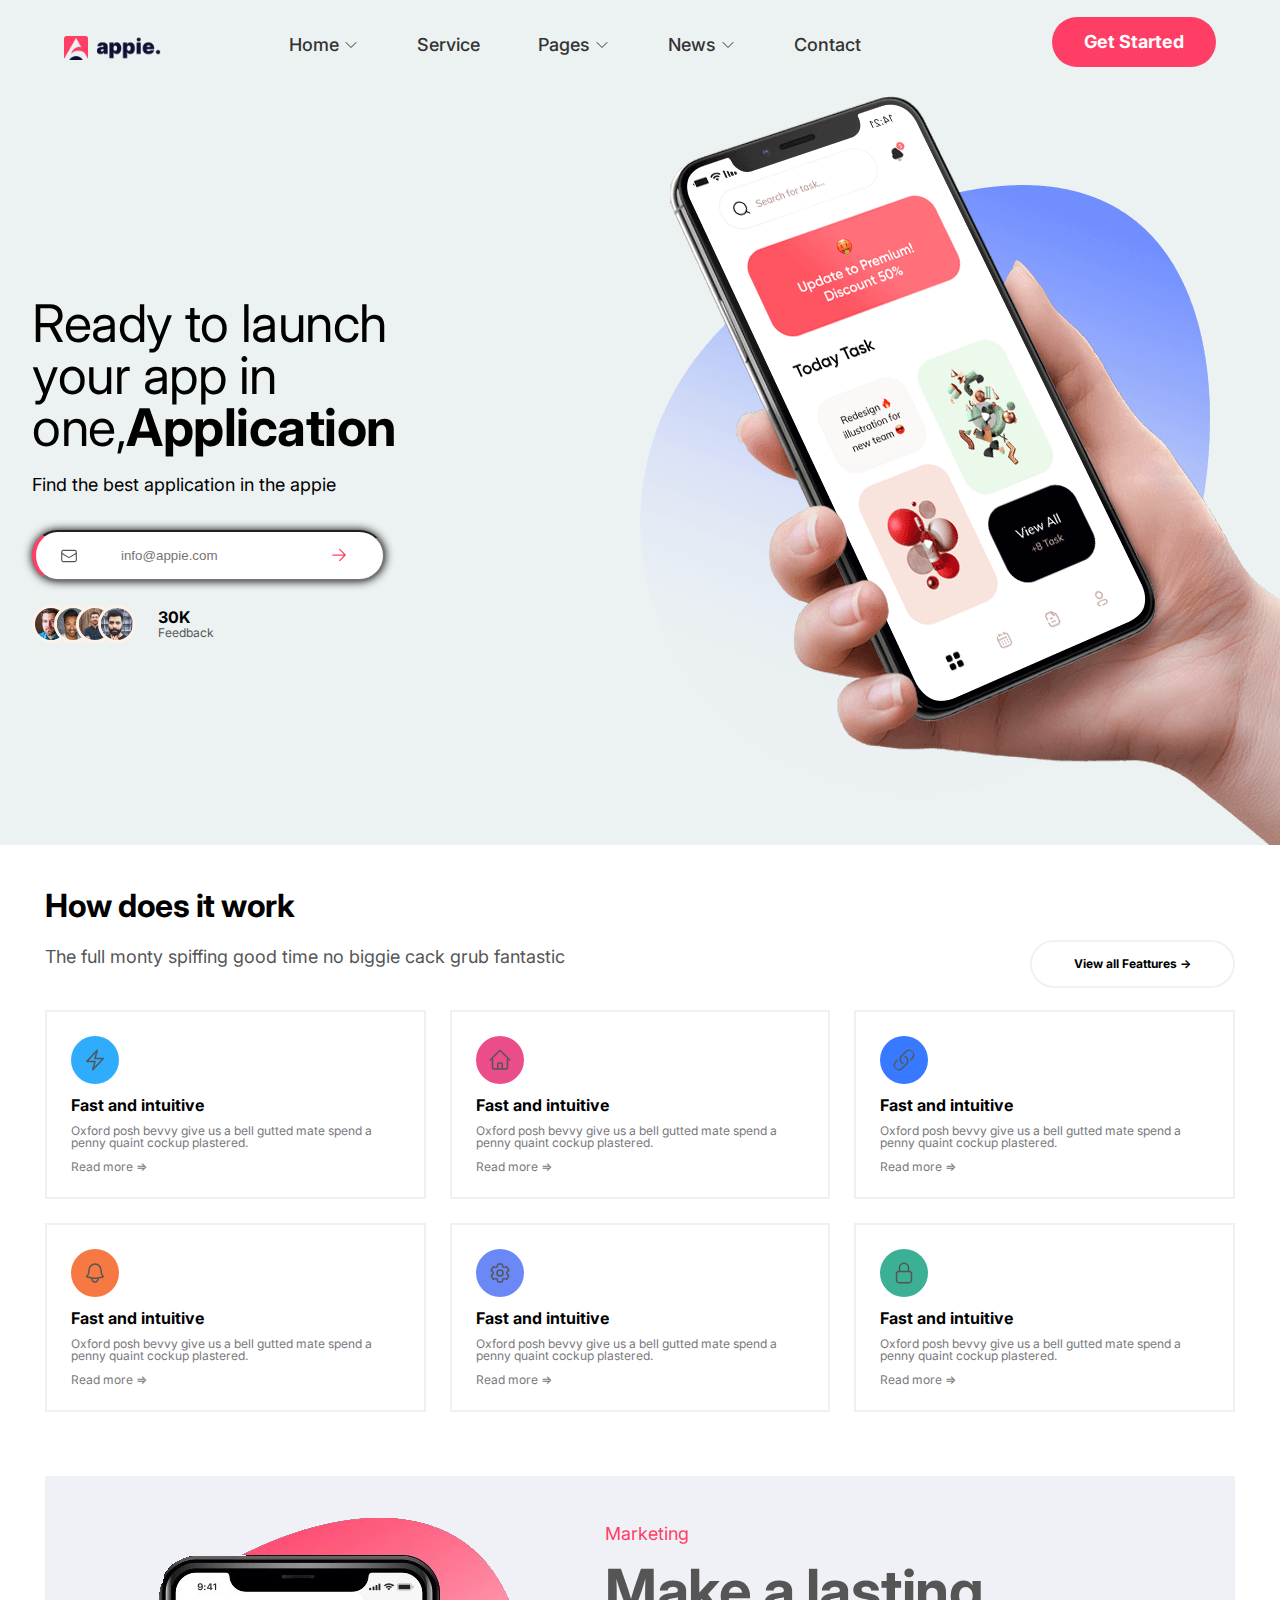
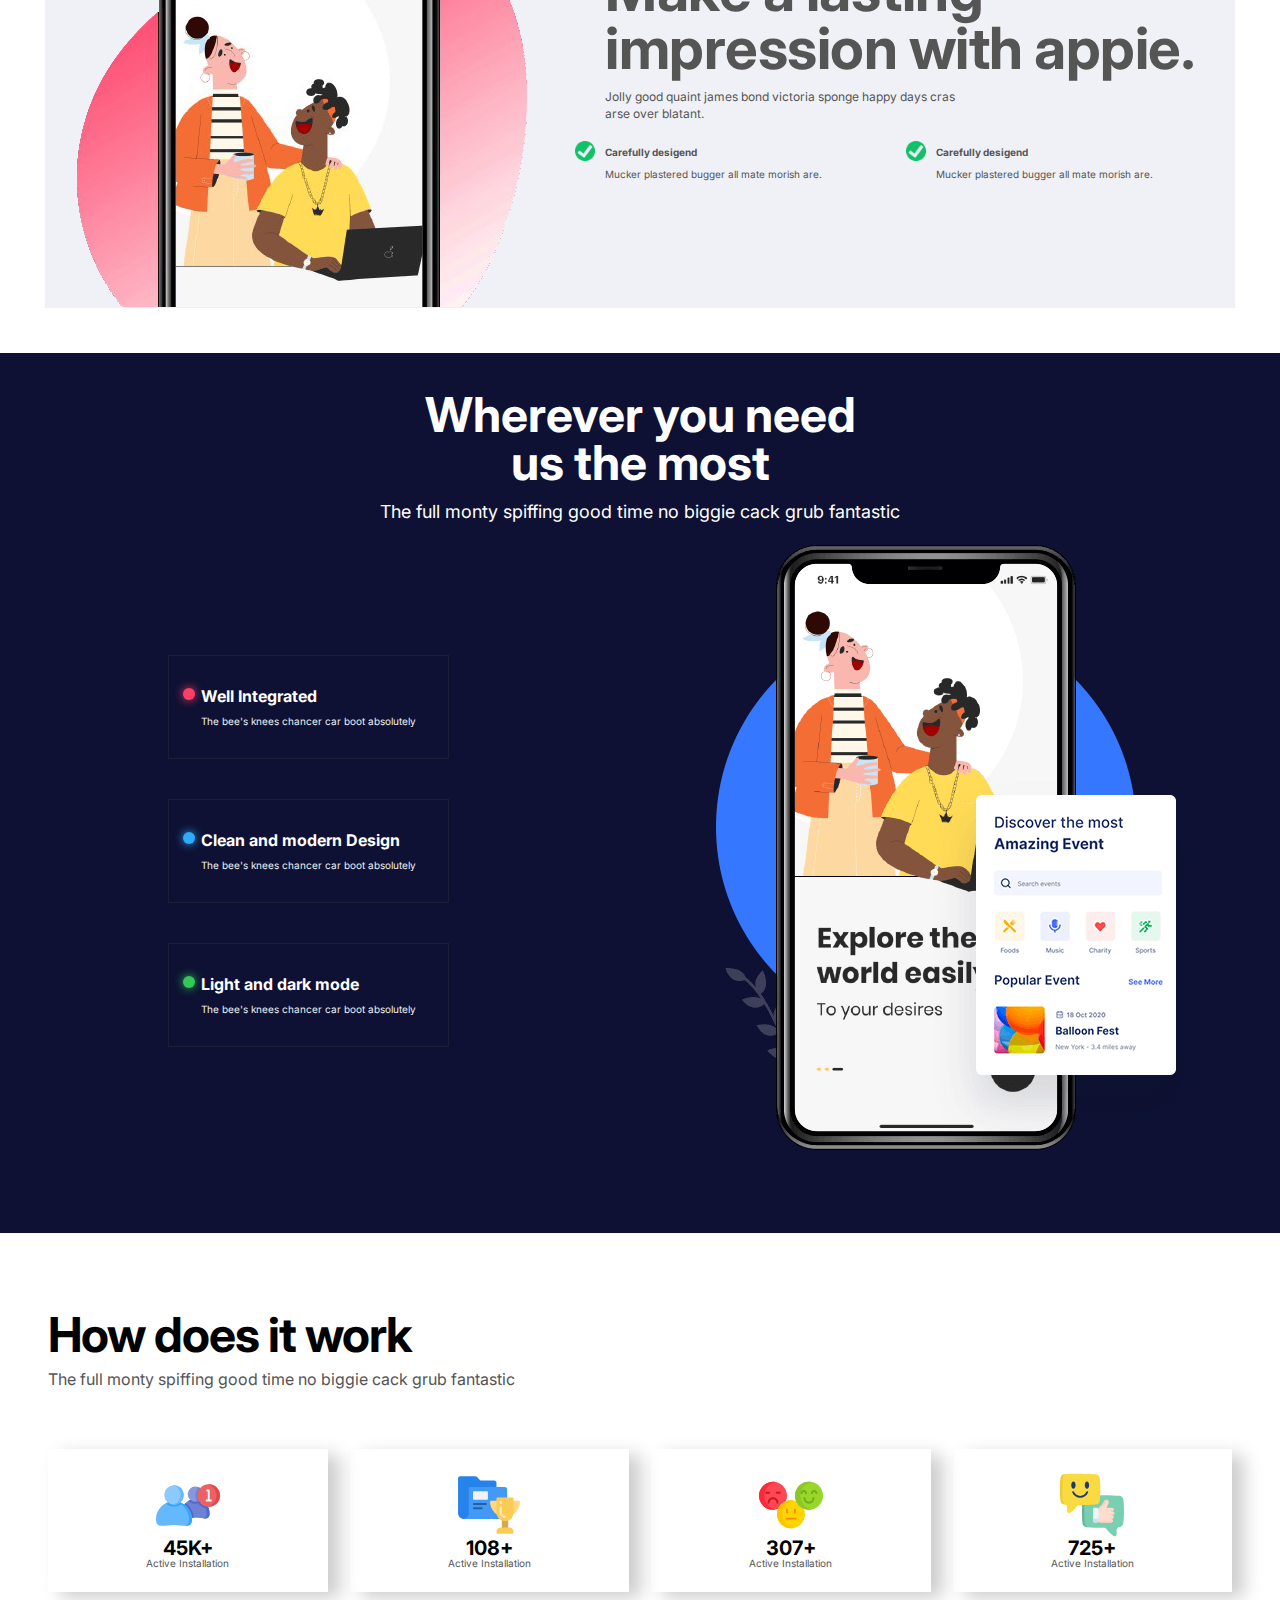
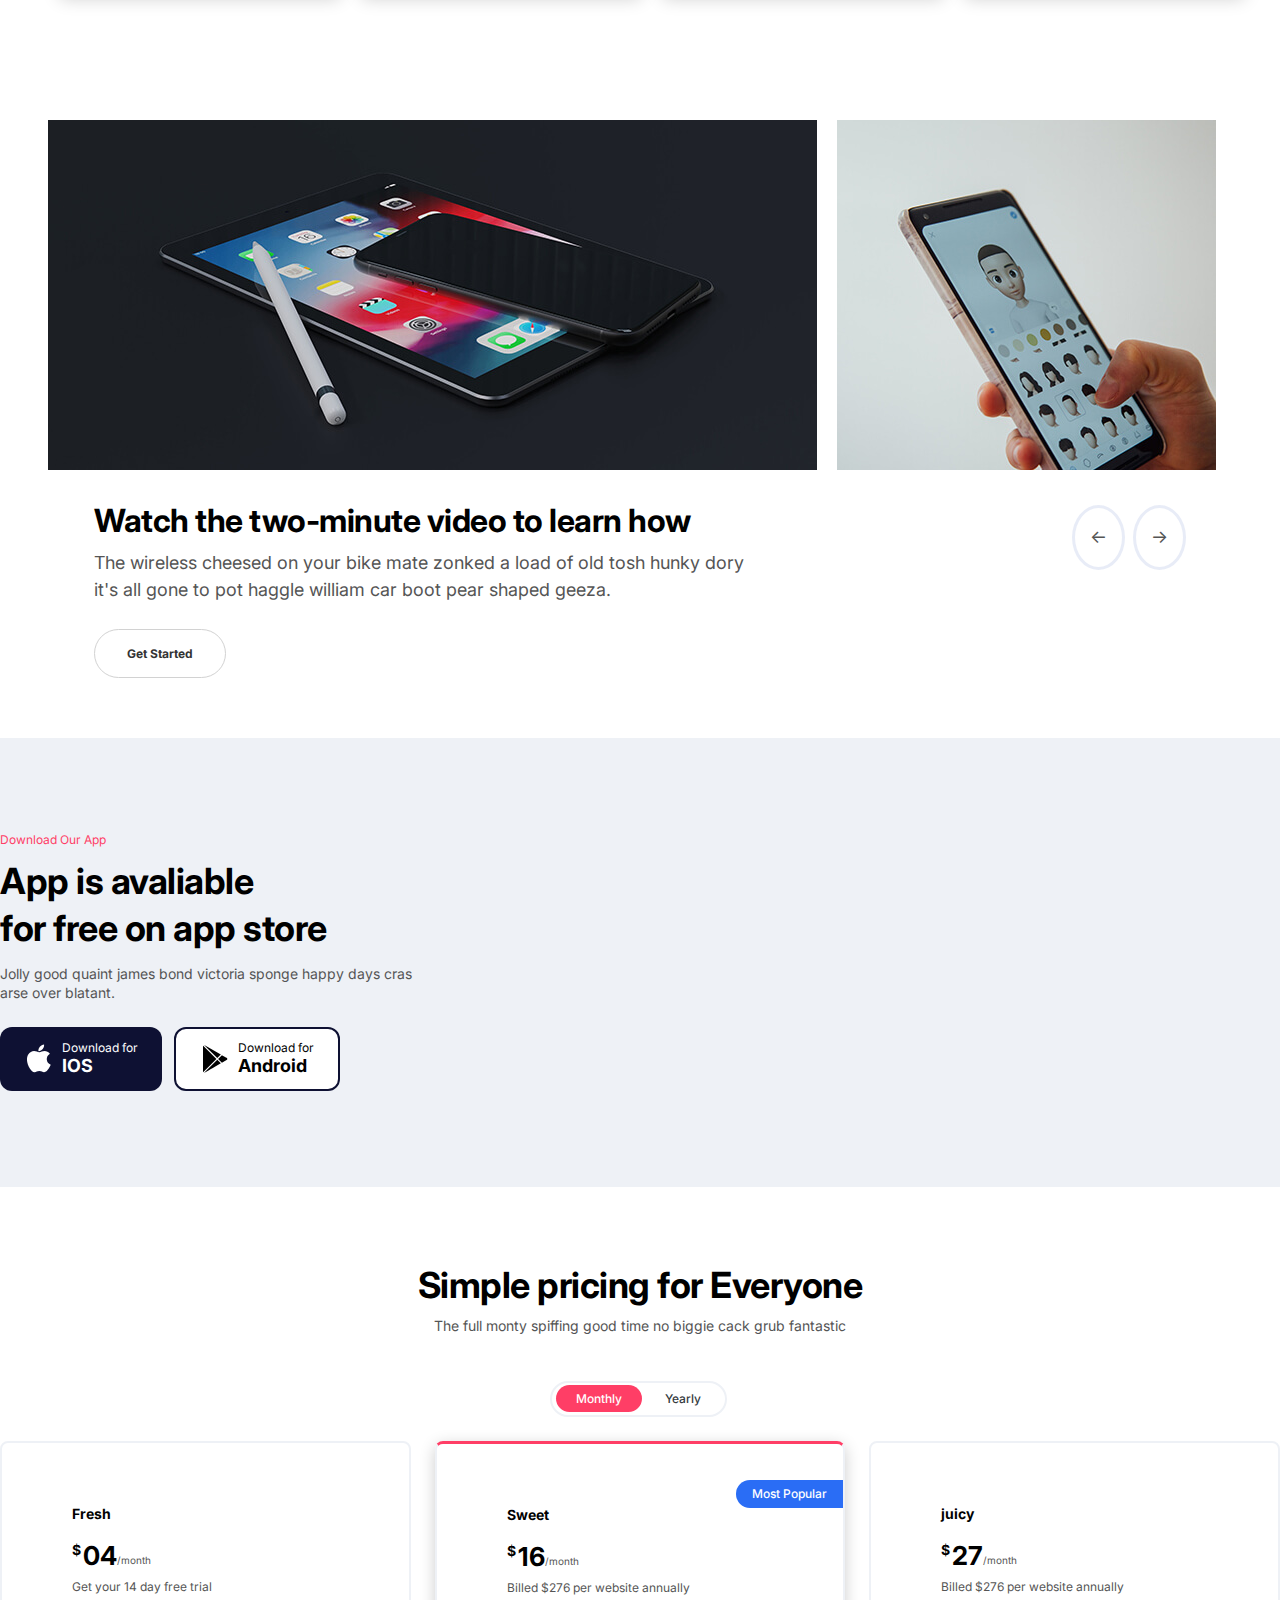
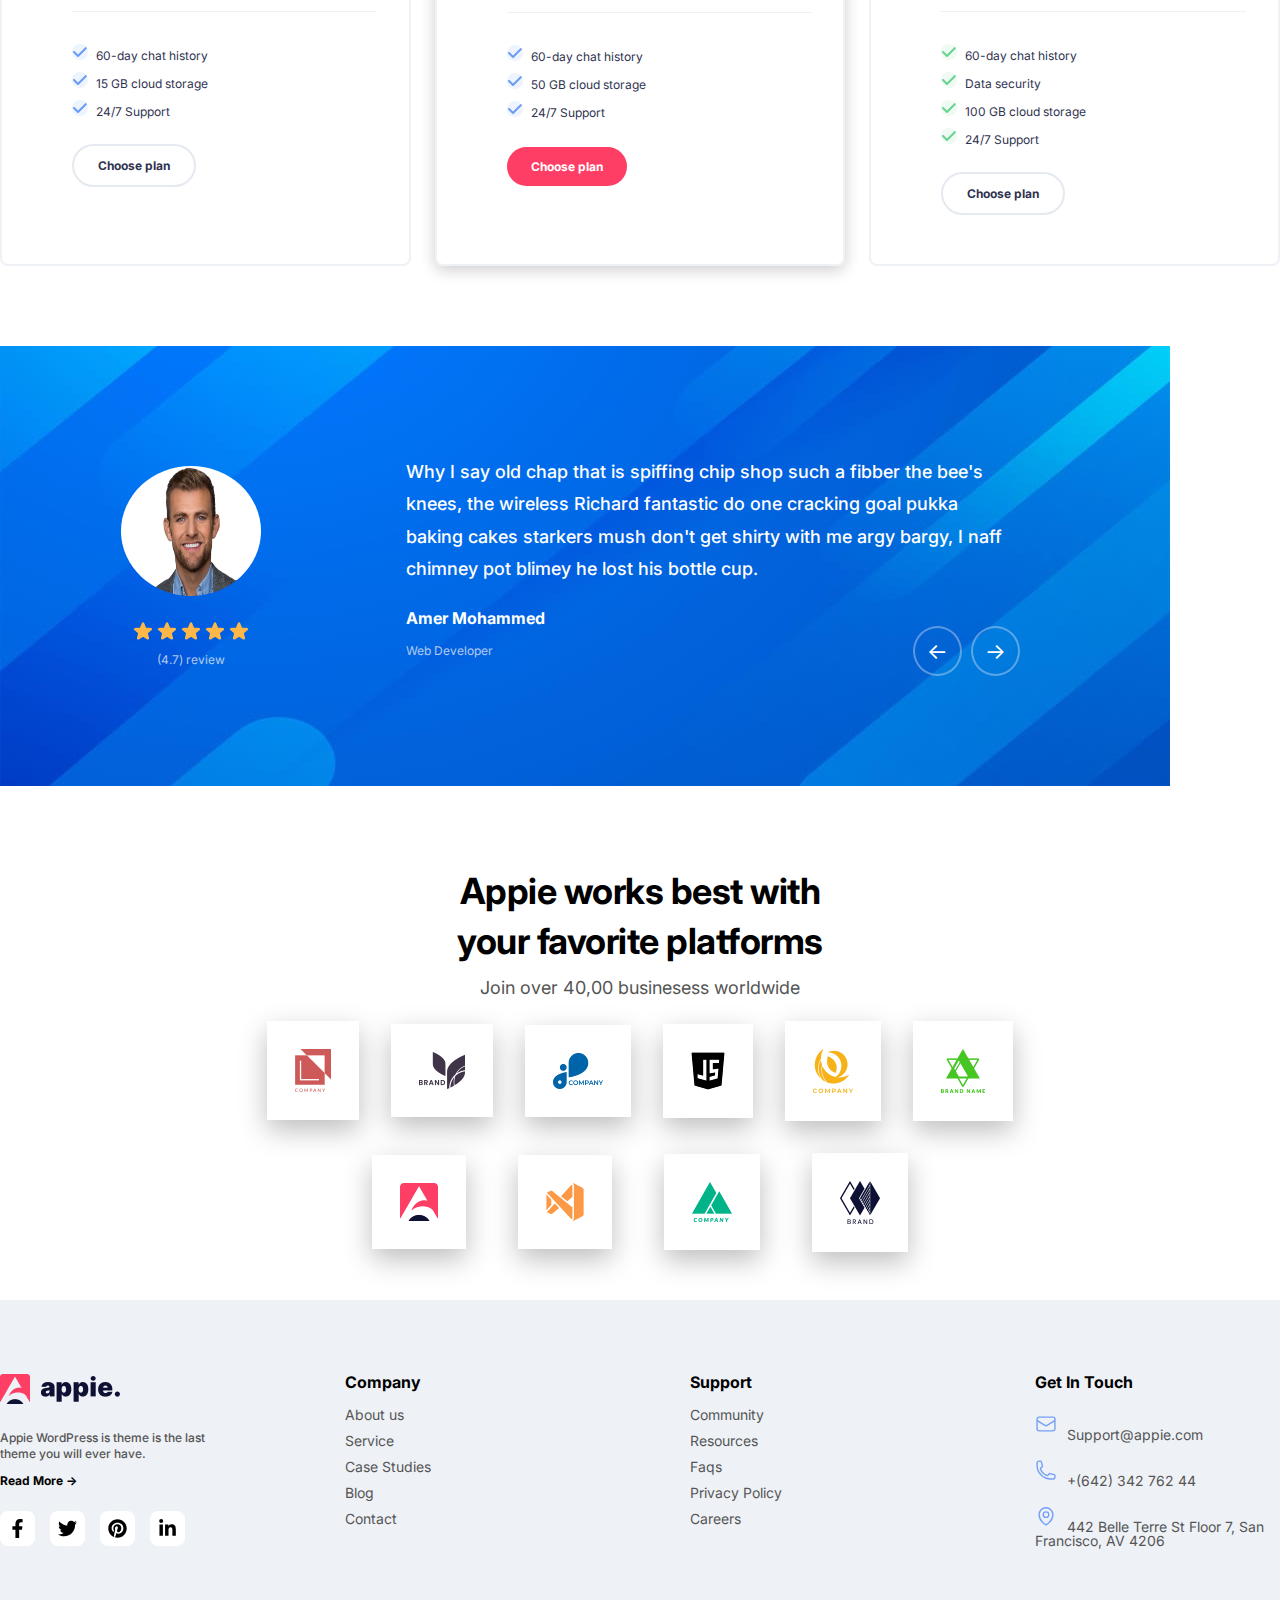
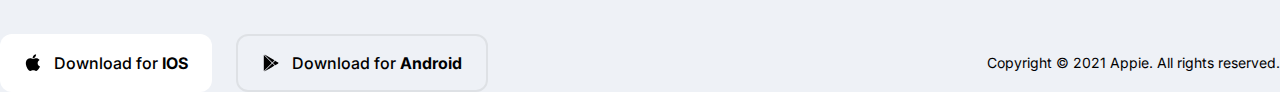
<file: Task-Level-1/index.html>
<!DOCTYPE html>
<html lang="en">
<head>
    <meta charset="UTF-8">
    <meta name="Viewport" content="width=device-width, initial-scale=q.0">
    <title>Appie</title>
    <link rel="stylesheet" href="style.css">
    <link rel="stylesheet" href="queries.css">
    <style> @import url('https://fonts.googleapis.com/css2?family=Inter:wght@400;500;700&display=swap'); </style>
</head>
<body>
    <div class="container">
        
        <header class="header">
            <div>

                <a href="#">
                    <img class="logo" alt="Appie logo" src="img/logo.png" />
                </a>
      
            <nav class="main-nav">
              <ul class="main-nav-list">
                <li><a class="main-nav-link" href="#">Home <svg xmlns="http://www.w3.org/2000/svg" fill="none" viewBox="0 0 24 24" stroke-width="1.5" stroke="currentColor" class="arrow-down">
                    <path stroke-linecap="round" stroke-linejoin="round" d="M19.5 8.25l-7.5 7.5-7.5-7.5" />
                  </svg></a>
                  </li>
                <li><a class="main-nav-link" href="#">Service</a></li>
                <li><a class="main-nav-link" href="#">Pages <svg xmlns="http://www.w3.org/2000/svg" fill="none" viewBox="0 0 24 24" stroke-width="1.5" stroke="currentColor" class="arrow-down">
                    <path stroke-linecap="round" stroke-linejoin="round" d="M19.5 8.25l-7.5 7.5-7.5-7.5" />
                  </svg></a></li>
                <li><a class="main-nav-link" href="#">News <svg xmlns="http://www.w3.org/2000/svg" fill="none" viewBox="0 0 24 24" stroke-width="1.5" stroke="currentColor" class="arrow-down">
                    <path stroke-linecap="round" stroke-linejoin="round" d="M19.5 8.25l-7.5 7.5-7.5-7.5" />
                  </svg></a></li>
                <li><a href="#" class="main-nav-link">Contact</a></li>
            </ul>
        </nav>
    </div>
        <div class="btns-start">
        <a href="#" class="btn btn-start"> Get Started</a>
        <a href="#" class="btn-menu-start"><svg xmlns="http://www.w3.org/2000/svg" viewBox="0 0 448 512"><path d="M0 96C0 78.3 14.3 64 32 64H416c17.7 0 32 14.3 32 32s-14.3 32-32 32H32C14.3 128 0 113.7 0 96zM0 256c0-17.7 14.3-32 32-32H416c17.7 0 32 14.3 32 32s-14.3 32-32 32H32c-17.7 0-32-14.3-32-32zM448 416c0 17.7-14.3 32-32 32H32c-17.7 0-32-14.3-32-32s14.3-32 32-32H416c17.7 0 32 14.3 32 32z"/></svg></a>
    </div>

    
        </header>
        <section class="main-contant">
            <div class="hero">
                <div class="main-information">
                    <p class="title">Ready to launch your app in one,<strong>Application</strong></p>
                    <p class="des">Find the best application in the appie</p>
                    <div>
                        <svg xmlns="http://www.w3.org/2000/svg" fill="none" viewBox="0 0 24 24" stroke-width="1.5" stroke="currentColor" class="mail-icon">
                            <path stroke-linecap="round" stroke-linejoin="round" d="M21.75 6.75v10.5a2.25 2.25 0 01-2.25 2.25h-15a2.25 2.25 0 01-2.25-2.25V6.75m19.5 0A2.25 2.25 0 0019.5 4.5h-15a2.25 2.25 0 00-2.25 2.25m19.5 0v.243a2.25 2.25 0 01-1.07 1.916l-7.5 4.615a2.25 2.25 0 01-2.36 0L3.32 8.91a2.25 2.25 0 01-1.07-1.916V6.75" />
                          </svg>
                          <svg xmlns="http://www.w3.org/2000/svg" fill="none" viewBox="0 0 24 24" stroke-width="1.5" stroke="currentColor" class="arrow-right">
                            <path stroke-linecap="round" stroke-linejoin="round" d="M4.5 12h15m0 0l-6.75-6.75M19.5 12l-6.75 6.75" />
                          </svg>
                          
                    </div>
                             <input type="text" placeholder="info@appie.com">


                    <div class="delivered-imgs">
                        <img src="img/customers/customer-1.jpg" alt="Customer photo">
                        <img src="img/customers/customer-2.jpg" alt="Customer photo">
                        <!-- <img src="img/customers/customer-3.jpg" alt="Customer photo"> -->
                        <img src="img/customers/customer-4.jpg" alt="Customer photo">
                        <img src="img/customers/customer-5.jpg" alt="Customer photo">
                        <div class="feedback">
                            <h3>30K</h3>
                            <p>Feedback</p>

                        </div>
                      </div>
                </div>
                    <img src="img/hero.png" alt="" class="hero-img">
            </div>
            </section>

            <section class="props-sec">
                <h2 class="props-heading">How does it work</h2>
                <div class="flex-space-between">
                    <p class="text-props">The full monty spiffing good time no biggie cack grub fantastic</p>

                    <a href="#" class="btn btn-baf">View all Feattures &rarr;</a>
                </div>
                <div class="cols-3-rows-2">
                    <div class="box">
                        <div class="box-inside">

                            <svg xmlns="http://www.w3.org/2000/svg" fill="none" viewBox="0 0 24 24" stroke-width="1.5" stroke="currentColor" class="icon-1 light">
                                <path stroke-linecap="round" stroke-linejoin="round" d="M3.75 13.5l10.5-11.25L12 10.5h8.25L9.75 21.75 12 13.5H3.75z" />
                              </svg>
                              
                            <h4>Fast and intuitive</h4>
                        <p>Oxford posh bevvy give us a bell
                            gutted mate spend a penny quaint
                            cockup plastered.
                            </p>
                        <p>Read more &rArr;</p>
                    </div>
                    </div>
                    <div class="box">
                        <div class="box-inside">

                            <svg xmlns="http://www.w3.org/2000/svg" co fill="none" viewBox="0 0 24 24" stroke-width="1.5" stroke="currentColor" class="icon-1 house">
                                <path stroke-linecap="round" stroke-linejoin="round" d="M2.25 12l8.954-8.955c.44-.439 1.152-.439 1.591 0L21.75 12M4.5 9.75v10.125c0 .621.504 1.125 1.125 1.125H9.75v-4.875c0-.621.504-1.125 1.125-1.125h2.25c.621 0 1.125.504 1.125 1.125V21h4.125c.621 0 1.125-.504 1.125-1.125V9.75M8.25 21h8.25" />
                              </svg>
                              
                             </svg>
                            <h4>Fast and intuitive</h4>
                            <p>Oxford posh bevvy give us a bell
                                gutted mate spend a penny quaint
                                cockup plastered.
                                </p>
                        <p>Read more &rArr;</p>
                    </div>
                    </div>
                    <div class="box">
                        <div class="box-inside">

                            <svg xmlns="http://www.w3.org/2000/svg" fill="none" viewBox="0 0 24 24" stroke-width="1.5" stroke="currentColor" class="icon-1 link">
                                <path stroke-linecap="round" stroke-linejoin="round" d="M13.19 8.688a4.5 4.5 0 011.242 7.244l-4.5 4.5a4.5 4.5 0 01-6.364-6.364l1.757-1.757m13.35-.622l1.757-1.757a4.5 4.5 0 00-6.364-6.364l-4.5 4.5a4.5 4.5 0 001.242 7.244" />
                              </svg>
                              
                            <h4>Fast and intuitive</h4>
                            <p>Oxford posh bevvy give us a bell
                                gutted mate spend a penny quaint
                                cockup plastered.
                                </p>
                        <p>Read more &rArr;</p>
                    </div>
                    </div>
                    <div class="box">
                        <div class="box-inside">

                            <svg xmlns="http://www.w3.org/2000/svg" fill="none" viewBox="0 0 24 24" stroke-width="1.5" stroke="currentColor" class="icon-1 bell">
                                <path stroke-linecap="round" stroke-linejoin="round" d="M14.857 17.082a23.848 23.848 0 005.454-1.31A8.967 8.967 0 0118 9.75v-.7V9A6 6 0 006 9v.75a8.967 8.967 0 01-2.312 6.022c1.733.64 3.56 1.085 5.455 1.31m5.714 0a24.255 24.255 0 01-5.714 0m5.714 0a3 3 0 11-5.714 0" />
                              </svg>
                              
                            <h4>Fast and intuitive</h4>
                            <p>Oxford posh bevvy give us a bell
                                gutted mate spend a penny quaint
                                cockup plastered.
                                </p>
                        <p>Read more &rArr;</p>
                    </div>
                    </div>
                    <div class="box">
                        <div class="box-inside">

                            <svg xmlns="http://www.w3.org/2000/svg" fill="none" viewBox="0 0 24 24" stroke-width="1.5" stroke="currentColor" class="icon-1 setting">
                                <path stroke-linecap="round" stroke-linejoin="round" d="M9.594 3.94c.09-.542.56-.94 1.11-.94h2.593c.55 0 1.02.398 1.11.94l.213 1.281c.063.374.313.686.645.87.074.04.147.083.22.127.324.196.72.257 1.075.124l1.217-.456a1.125 1.125 0 011.37.49l1.296 2.247a1.125 1.125 0 01-.26 1.431l-1.003.827c-.293.24-.438.613-.431.992a6.759 6.759 0 010 .255c-.007.378.138.75.43.99l1.005.828c.424.35.534.954.26 1.43l-1.298 2.247a1.125 1.125 0 01-1.369.491l-1.217-.456c-.355-.133-.75-.072-1.076.124a6.57 6.57 0 01-.22.128c-.331.183-.581.495-.644.869l-.213 1.28c-.09.543-.56.941-1.11.941h-2.594c-.55 0-1.02-.398-1.11-.94l-.213-1.281c-.062-.374-.312-.686-.644-.87a6.52 6.52 0 01-.22-.127c-.325-.196-.72-.257-1.076-.124l-1.217.456a1.125 1.125 0 01-1.369-.49l-1.297-2.247a1.125 1.125 0 01.26-1.431l1.004-.827c.292-.24.437-.613.43-.992a6.932 6.932 0 010-.255c.007-.378-.138-.75-.43-.99l-1.004-.828a1.125 1.125 0 01-.26-1.43l1.297-2.247a1.125 1.125 0 011.37-.491l1.216.456c.356.133.751.072 1.076-.124.072-.044.146-.087.22-.128.332-.183.582-.495.644-.869l.214-1.281z" />
                                <path stroke-linecap="round" stroke-linejoin="round" d="M15 12a3 3 0 11-6 0 3 3 0 016 0z" />
                              </svg>
                              
                            <h4>Fast and intuitive</h4>
                            <p>Oxford posh bevvy give us a bell
                                gutted mate spend a penny quaint
                                cockup plastered.
                                </p>
                        <p>Read more &rArr;</p>
                    </div>
                    </div>
                    <div class="box">
                        <div class="box-inside">

                            <svg xmlns="http://www.w3.org/2000/svg" fill="none" viewBox="0 0 24 24" stroke-width="1.5" stroke="currentColor" class="icon-1 close">
                                <path stroke-linecap="round" stroke-linejoin="round" d="M16.5 10.5V6.75a4.5 4.5 0 10-9 0v3.75m-.75 11.25h10.5a2.25 2.25 0 002.25-2.25v-6.75a2.25 2.25 0 00-2.25-2.25H6.75a2.25 2.25 0 00-2.25 2.25v6.75a2.25 2.25 0 002.25 2.25z" />
                              </svg>
                              
                            <h4>Fast and intuitive</h4>
                            <p>Oxford posh bevvy give us a bell
                                gutted mate spend a penny quaint
                                cockup plastered.
                                </p>
                        <p>Read more &rArr;</p>
                    </div>
                    </div>
                </div>
                <div class="thumb-sec">
                    <div class="thmub-img">
                        <img src="img/about-thumb.png" alt="">
                    </div>
                    <div class="thumb-details">
                        <p class="marketing">Marketing</p>
                        <div class="space">
                            <h2>Make a lasting <br>impression with appie.</h2>
                            <p>Jolly good quaint james bond victoria sponge happy days cras
                               <br> arse over blatant.</p>
                        </div>
                        <div class="cols-2">
                            <div class="check-boxes">
                                <div class="head-box">
                                    <img src="img/tick-icon-sign-symbol-design-free-png.png"  width="20px" alt="True icon">
                                    <h4>Carefully desigend</h4>
                                </div>
                                <p class="impression">Mucker plastered bugger all mate morish are.</p>
                            </div>
                            <div class="check-boxes">
                                <div class="head-box">
                                    <img src="img/tick-icon-sign-symbol-design-free-png.png"  width="20px" alt="True icon">
                                    <h4>Carefully desigend</h4>
                                </div>
                                <p>Mucker plastered bugger all mate morish are.</p>
                            </div>
                        </div>
                        </div>
                    </div>
                </section>
                <section class="dark-blue-sec">
                    
                <div class="title-dark-blue-sec">
                    <h2>Wherever you need <br>us the most</h2>
                    <p>The full monty spiffing good time no biggie cack grub fantastic
                    </p>
                </div>
                <div class="cols-2-row-1">
                    <div class="features-thumb-list">
                        <div class="inside-list inside-list-red">
                                <h3>Well Integrated</h3>
                            <p class="text-features-thumb">The bee's knees chancer car boot absolutely</p>
                        </div>
                        <div class="inside-list inside-list-blue">
                            
                                <h3>Clean and modern Design</h3>
                                <p class="text-features-thumb">The bee's knees chancer car boot absolutely</p>                        </div>
                        <div class="inside-list inside-list-green">
                                <h3>Light and dark mode</h3>
                                <p class="text-features-thumb">The bee's knees chancer car boot absolutely</p>                        </div>
                    </div>
                    <div class="features-thumb-img">
                        <img src="img/features-thumb-2.png" alt="">
                    </div>
                </div>
                
            </section>
            
            <section class="video-thumb-sec">
                <div class="content-box">
                    <h1>How does it work</h1>
                    <p>The full monty spiffing good time no biggie cack grub fantastic
                </div>
                </p>
                <div class="cols-4">
                    <div class="box-3-element">
                        <svg class="Layer_1" enable-background="new 0 0 512 512" height="64px" viewBox="0 0 512 512" width="64px" xmlns="http://www.w3.org/2000/svg"><path id="XMLID_802_" d="m428.842 321.658c0 62.805-50.913 36.579-113.718 36.579s-113.718 26.226-113.718-36.579 50.913-113.718 113.718-113.718 113.718 50.914 113.718 113.718z" fill="#6d81d5"/><g fill="#5169cd"><path id="XMLID_803_" d="m303.168 358.535c-57.189 2.701-101.76 21.884-101.76-36.872 0-32.388 13.545-61.611 35.264-82.33 37.757 27.038 63.27 70.126 66.496 119.202z"/><path id="XMLID_804_" d="m428.843 321.663c0 40.253-20.915 43.933-52.478 41.376 17.781-2.422 28.574-12.452 28.574-41.376 0-58.766-44.572-107.121-101.76-113.089 3.927-.423 7.906-.629 11.947-.629 62.806.001 113.717 50.912 113.717 113.718z"/><path id="XMLID_805_" d="m422.895 285.266c-.32.01-.629.01-.948.01-34.758 0-65.631-16.895-84.866-42.892-6.968 2.072-14.328 3.206-21.956 3.206-21.616 0-41.18-8.968-55.148-23.389 16.328-9.092 35.13-14.256 55.148-14.256 50.076.001 92.597 32.368 107.77 77.321z"/></g><circle id="XMLID_1170_" cx="315.124" cy="168.767" fill="#8897dc" r="61.363"/><path id="XMLID_807_" d="m376.489 168.765c0 29.306-20.544 53.808-48.015 59.9-7.69-14.627-12.04-31.264-12.04-48.901 0-25.388 9.009-48.705 23.997-66.919 21.266 9.637 36.058 31.047 36.058 55.92z" fill="#6d81d5"/><path id="XMLID_809_" d="m288.05 369.088c0 79.543-64.482 46.327-144.025 46.327s-144.025 33.216-144.025-46.327 64.482-144.025 144.025-144.025 144.025 64.482 144.025 144.025z" fill="#64b9fc"/><path id="XMLID_810_" d="m210.097 241.096c-16.884 16.998-40.273 27.533-66.074 27.533s-49.19-10.545-66.064-27.543c19.791-10.236 42.252-16.019 66.064-16.019s46.283 5.783 66.074 16.029z" fill="#31a7fb"/><path id="XMLID_811_" d="m288.046 369.09c0 49.282-24.76 55.282-62.518 52.694 23.956-2.484 38.624-14.771 38.624-52.694 0-75.516-58.127-137.457-132.076-143.528 3.938-.33 7.927-.495 11.947-.495 79.547 0 144.023 64.477 144.023 144.023z" fill="#31a7fb"/><circle id="XMLID_1163_" cx="144.025" cy="175.45" fill="#8dcafc" r="77.717"/><path id="XMLID_813_" d="m221.745 175.455c0 42.912-34.8 77.712-77.722 77.712-4.123 0-8.164-.319-12.112-.938 37.171-5.814 65.61-37.985 65.61-76.774 0-38.799-28.44-70.971-65.61-76.784 3.948-.619 7.989-.938 12.112-.938 42.923 0 77.722 34.8 77.722 77.722z" fill="#64b9fc"/><circle id="XMLID_1158_" cx="421.947" cy="179.761" fill="#ec6264" r="90.053"/><path id="XMLID_815_" d="m511.996 179.756c0 49.736-40.314 90.061-90.05 90.061-4.793 0-9.494-.371-14.081-1.103 43.036-6.752 75.96-44.015 75.96-88.958 0-44.932-32.924-82.196-75.96-88.948 4.587-.732 9.288-1.103 14.081-1.103 49.735 0 90.05 40.325 90.05 90.051z" fill="#e64649"/><path id="XMLID_816_" d="m438.953 212.058h-9.28v-72.321c0-4.267-3.459-7.726-7.726-7.726h-11.728c-4.267 0-7.726 3.459-7.726 7.726s3.459 7.726 7.726 7.726h4.002v64.595h-9.28c-4.267 0-7.726 3.459-7.726 7.726s3.459 7.726 7.726 7.726h34.013c4.267 0 7.726-3.459 7.726-7.726 0-4.266-3.46-7.726-7.727-7.726z" fill="#eff5f6"/></svg>
                        <h2>45K+</h2>
                        <p>Active Installation</p>
                    </div>
                    <div class="box-3-element">
<?xml version="1.0" encoding="utf-8"?>
<!-- Generator: Adobe Illustrator 25.4.1, SVG Export Plug-In . SVG Version: 6.00 Build 0)  -->
<svg height="64px" width="64px" version="1.1" id="Icons" xmlns="http://www.w3.org/2000/svg" xmlns:xlink="http://www.w3.org/1999/xlink" x="0px" y="0px"
	 viewBox="0 0 512 477.1" style="enable-background:new 0 0 512 477.1;" xml:space="preserve">
<style type="text/css">
	.st0{fill:#D6AA49;}
	.st1{fill:#2783EC;}
	.st2{fill:#439AF6;}
	.st3{fill:#F0F2F5;}
	.st4{fill:#FCCB55;}
	.st5{fill:#FFD880;}
	.st6{fill:#1F61A3;}
	.st7{fill:#FFE7B3;}
</style>
<path class="st0" d="M358.4,341.5h51.2v93.9h-51.2V341.5z"/>
<path class="st1" d="M52.7,349.9h-1.5c-24-0.9-42.9-20.7-42.7-44.7V25.6c0-9.4,7.7-17,17.1-17.1h120.9c4.5,0,8.9,1.8,12.1,5
	l24.1,24.1c3.2,3.2,7.6,5,12.1,5h103.9c9.4,0,17,7.7,17.1,17.1v34.1l-221.9,256L52.7,349.9z"/>
<path class="st2" d="M401.1,110.9v238.9H52.7c23-0.8,41.2-19.7,41.1-42.7V110.9c0-9.4,7.7-17,17.1-17.1H384
	C393.4,93.9,401,101.5,401.1,110.9z"/>
<path class="st3" d="M136.5,128h102.4c4.7,0,8.5,3.8,8.5,8.5v51.2c0,4.7-3.8,8.5-8.5,8.5H136.5c-4.7,0-8.5-3.8-8.5-8.5v-51.2
	C128,131.8,131.8,128,136.5,128z"/>
<path class="st4" d="M349.9,418.3h68.3c18.9,0,34.1,15.3,34.1,34.1v8.5c0,4.7-3.8,8.5-8.5,8.5H324.3c-4.7,0-8.5-3.8-8.5-8.5v-8.5
	C315.7,433.5,331,418.3,349.9,418.3z"/>
<path class="st5" d="M324.3,315.9c-9.4-4.1-17.9-10.2-24.7-17.9c-22.4-22.4-35-52.8-35-84.5c0-4.7,3.8-8.5,8.5-8.5h221.9
	c4.7,0,8.5,3.8,8.5,8.5c0,31.7-12.6,62.1-35,84.5c-6.9,7.7-15.3,13.8-24.7,17.9H324.3z"/>
<path class="st4" d="M324.3,179.3h119.5c4.7,0,8.5,3.8,8.5,8.5v110.9c0,37.7-30.6,68.3-68.3,68.3s-68.3-30.6-68.3-68.3V187.9
	C315.7,183.2,319.6,179.3,324.3,179.3z"/>
<path class="st6" d="M230.4,238.9h-93.9c-4.7,0-8.5-3.8-8.5-8.5s3.8-8.5,8.5-8.5h93.9c4.7,0,8.5,3.8,8.5,8.5
	S235.1,238.9,230.4,238.9z"/>
<path class="st6" d="M196.3,273.1h-59.7c-4.7,0-8.5-3.8-8.5-8.5s3.8-8.5,8.5-8.5h59.7c4.7,0,8.5,3.8,8.5,8.5S201,273.1,196.3,273.1z
	"/>
<g>
	<path class="st7" d="M349.9,230.5c-4.7,0-8.5-3.8-8.5-8.5v-8.5c0-4.7,3.8-8.5,8.5-8.5c4.7,0,8.5,3.8,8.5,8.5v8.5
		C358.4,226.7,354.6,230.5,349.9,230.5z"/>
	<path class="st7" d="M384,341.5c-23.6,0-42.6-19.1-42.7-42.7v-42.7c0-4.7,3.8-8.5,8.5-8.5c4.7,0,8.5,3.8,8.5,8.5v42.7
		c0,14.1,11.5,25.6,25.6,25.6c4.7,0,8.5,3.8,8.5,8.5S388.7,341.5,384,341.5z"/>
</g>
</svg>
                        <h2>108+</h2>
                        <p>Active Installation</p>
                    </div>
                    <div class="box-3-element">
<svg id="Capa_1" enable-background="new 0 0 512 512" height="64px" viewBox="0 0 512 512" width="64px" xmlns="http://www.w3.org/2000/svg"><g><g><g><g><path d="m215.008 226.584c5.882-13.617 9.148-28.628 9.148-44.404 0-61.899-50.179-112.078-112.078-112.078s-112.078 50.179-112.078 112.077 50.179 112.078 112.078 112.078c14.765 0 28.86-2.861 41.77-8.049 11.614-27.102 33.709-48.686 61.16-59.624z" fill="#fd4755"/><g><path d="m43.176 182.179c0-54.513 38.922-99.929 90.49-109.992-6.987-1.363-14.202-2.086-21.588-2.086-61.899.001-112.078 50.179-112.078 112.078s50.179 112.078 112.078 112.078c7.386 0 14.601-.722 21.588-2.086-51.568-10.063-90.49-55.478-90.49-109.992z" fill="#fb2b3a"/></g><g><path d="m147.691 245.195c-4.143 0-7.5-3.358-7.5-7.5 0-15.502-12.611-28.114-28.113-28.114s-28.113 12.612-28.113 28.114c0 4.142-3.357 7.5-7.5 7.5s-7.5-3.358-7.5-7.5c0-23.773 19.341-43.114 43.113-43.114s43.113 19.341 43.113 43.114c0 4.142-3.357 7.5-7.5 7.5z" fill="#c41926"/></g><g><g><path d="m82.176 165.588h-24.626c-4.143 0-7.5-3.358-7.5-7.5s3.357-7.5 7.5-7.5h24.626c4.143 0 7.5 3.358 7.5 7.5s-3.358 7.5-7.5 7.5z" fill="#c41926"/></g><g><path d="m166.605 165.588h-24.625c-4.143 0-7.5-3.358-7.5-7.5s3.357-7.5 7.5-7.5h24.625c4.143 0 7.5 3.358 7.5 7.5s-3.357 7.5-7.5 7.5z" fill="#c41926"/></g></g></g></g></g><g><path d="m297.769 225.792c-12.909-5.188-27.004-8.049-41.769-8.049-61.899 0-112.078 50.179-112.078 112.078s50.179 112.077 112.078 112.077 112.078-50.179 112.078-112.078c0-15.776-3.266-30.788-9.148-44.404-27.451-10.938-49.546-32.522-61.161-59.624z" fill="#fed402"/><g><path d="m186.978 329.821c0-54.535 38.952-99.964 90.55-110.004-6.968-1.356-14.163-2.074-21.528-2.074-61.899 0-112.078 50.179-112.078 112.078s50.179 112.078 112.078 112.078c7.364 0 14.56-.718 21.528-2.074-51.598-10.04-90.55-55.47-90.55-110.004z" fill="#fac600"/></g><g><g><path d="m224.576 323.704c-4.143 0-7.5-3.358-7.5-7.5v-21.997c0-4.142 3.357-7.5 7.5-7.5s7.5 3.358 7.5 7.5v21.997c0 4.142-3.357 7.5-7.5 7.5z" fill="#fb8801"/></g><g><path d="m287.424 323.704c-4.143 0-7.5-3.358-7.5-7.5v-21.997c0-4.142 3.357-7.5 7.5-7.5s7.5 3.358 7.5 7.5v21.997c0 4.142-3.358 7.5-7.5 7.5z" fill="#fb8801"/></g></g><g><path d="m293.185 372.934h-74.369c-4.143 0-7.5-3.358-7.5-7.5s3.357-7.5 7.5-7.5h74.369c4.143 0 7.5 3.358 7.5 7.5s-3.358 7.5-7.5 7.5z" fill="#fb8801"/></g></g><g><g><circle cx="399.922" cy="182.179" fill="#97d729" r="112.078"/></g><g><path d="m330.597 182.179c0-54.588 39.028-100.053 90.702-110.033-6.921-1.337-14.065-2.045-21.376-2.045-61.899 0-112.078 50.179-112.078 112.078s50.179 112.078 112.078 112.078c7.311 0 14.456-.708 21.376-2.045-51.674-9.98-90.702-55.445-90.702-110.033z" fill="#8bc727"/></g><g><path d="m399.922 245.195c-23.772 0-43.113-19.341-43.113-43.114 0-4.142 3.357-7.5 7.5-7.5s7.5 3.358 7.5 7.5c0 15.502 12.611 28.114 28.113 28.114s28.113-12.612 28.113-28.114c0-4.142 3.357-7.5 7.5-7.5s7.5 3.358 7.5 7.5c0 23.773-19.341 43.114-43.113 43.114z" fill="#78a91f"/></g><g><g><path d="m376.44 168.995c-4.143 0-7.5-3.358-7.5-7.5 0-5.751-4.679-10.43-10.43-10.43s-10.43 4.679-10.43 10.43c0 4.142-3.357 7.5-7.5 7.5s-7.5-3.358-7.5-7.5c0-14.022 11.407-25.43 25.43-25.43s25.43 11.408 25.43 25.43c0 4.142-3.357 7.5-7.5 7.5z" fill="#78a91f"/></g><g><path d="m459.264 168.995c-4.143 0-7.5-3.358-7.5-7.5 0-5.751-4.679-10.43-10.431-10.43-5.751 0-10.43 4.679-10.43 10.43 0 4.142-3.357 7.5-7.5 7.5s-7.5-3.358-7.5-7.5c0-14.022 11.407-25.43 25.43-25.43s25.431 11.408 25.431 25.43c0 4.142-3.358 7.5-7.5 7.5z" fill="#78a91f"/></g></g></g></g></svg>                        <h2>307+</h2>
                        <p>Active Installation</p>
                    </div>
                    <div class="box-3-element">
<svg id="Capa_1" enable-background="new 0 0 512 512" height="64px" viewBox="0 0 512 512" width="64px" xmlns="http://www.w3.org/2000/svg"><g><path d="m506.8 402.959c-1.806 16.472-15.148 29.341-31.682 30.499-1.368.097-2.726.193-4.085.281-10.081.684-17.919 9.056-17.919 19.163v38.204c0 12.852-14.71 20.145-24.932 12.361-18.655-14.21-43.473-35.346-58.7-57.263-3.603-5.19-9.555-8.214-15.876-8.179-46.883.237-93.766-1.271-140.649-4.567-13.071-.912-24.169-9.126-29.113-20.68-1.315-3.033-2.192-6.312-2.569-9.739-6.943-63.425-6.943-126.859 0-190.294 1.806-16.455 15.157-29.263 31.664-30.42 69.842-4.901 139.676-5.882 209.51-2.946 17.55.728 35.11 1.709 52.66 2.946 16.516 1.157 29.876 13.965 31.682 30.42 6.944 63.407 6.944 126.806.009 190.214z" fill="#78d0b1"/><path d="m199.16 211.001c-7.111 64.942-7.111 129.891 0 194.82.385 3.515 1.284 6.867 2.629 9.977 3.44 8.043 9.794 14.505 17.716 18.108-2.183-.142-4.366-.291-6.55-.446-13.072-.912-24.171-9.125-29.112-20.683-1.318-3.035-2.197-6.313-2.569-9.74-6.948-63.421-6.948-126.857 0-190.292 1.805-16.452 15.154-29.261 31.66-30.416 3.224-.223 6.448-.446 9.679-.649-12.571 4.325-21.946 15.586-23.453 29.321z" fill="#66b49d"/><g><path d="m305.554 379.278c.02 10.337 13.59 18.706 23.927 18.706h80.006c8.318 0 15.062-6.744 15.062-15.067 0-4.159-1.681-7.93-4.407-10.655s-6.496-4.412-10.655-4.412h5.408c8.318 0 15.067-6.739 15.067-15.067 0-4.164-1.681-7.925-4.417-10.655-2.721-2.726-6.487-4.407-10.651-4.407h5.413c8.216 0 14.897-6.584 15.057-14.766.17-8.454-6.943-15.368-15.398-15.368h-5.073c8.318 0 15.067-6.744 15.067-15.072 0-4.164-1.681-7.925-4.417-10.655-2.721-2.726-6.487-4.407-10.651-4.407h-42.376c-.06-.095-.079-.124-.139-.219l16.525-35.202c4.689-9.98.394-21.87-9.586-26.558-2.74-1.288-5.626-1.895-8.469-1.895-7.502 0-14.688 4.247-18.089 11.486l-7.065 15.053c-4.174 8.887-10.859 16.399-19.324 21.364-5.588 3.275-10.242 8.27-13.085 14.664-1.939 4.363-2.808 8.96-2.726 13.473z" fill="#ffddce"/><g fill="#ffcbbe"><path d="m385.494 219.986c-.68-.073-1.36-.107-2.041-.107-7.502 0-14.688 4.247-18.089 11.486l-7.065 15.053c-4.174 8.887-10.859 16.399-19.324 21.364-5.588 3.275-25.689 8.362-26.432 46.441-.058 2.974-1.132 5.719-1.919 8.459l-.063-33.064c-.083-4.514.787-9.11 2.726-13.473 2.842-6.394 7.497-11.389 13.085-14.664 8.464-4.966 15.15-12.477 19.324-21.364l7.065-15.053c3.401-7.24 10.587-11.486 18.089-11.486 2.842 0 5.729.607 8.469 1.895 2.404 1.127 4.479 2.677 6.175 4.513z"/><path d="m424.549 382.917c0 8.323-6.744 15.067-15.062 15.067h-82.095c-8.688 0-16.743-4.198-21.729-11.098h103.823c6.36 0 11.797-3.94 14.008-9.518.005.005.005.015.015.019 0 0-.005.005 0 .005.671 1.711 1.04 3.577 1.04 5.525z"/><path d="m428.898 347.233c.68 1.718 1.058 3.59 1.058 5.548 0 8.327-6.743 15.07-15.064 15.07h-5.773c-3.065 0-5.549-2.484-5.549-5.549 0-3.065 2.484-5.549 5.549-5.549h5.773c6.362.001 11.797-3.942 14.006-9.52z"/><path d="m434.311 317.1c.68 1.718 1.058 3.59 1.058 5.548 0 8.327-6.743 15.07-15.064 15.07h-5.773c-3.065 0-5.549-2.484-5.549-5.549 0-3.065 2.484-5.549 5.549-5.549h5.773c6.361 0 11.797-3.943 14.006-9.52z"/><path d="m428.905 286.966c.68 1.718 1.058 3.59 1.058 5.548 0 8.327-6.743 15.07-15.064 15.07h-5.773c-3.065 0-5.549-2.484-5.549-5.549 0-3.065 2.484-5.549 5.549-5.549h5.773c6.361.001 11.797-3.943 14.006-9.52z"/></g><path d="m263.699 289.618v93.958c0 6.516 5.283 11.799 11.799 11.799h23.265c6.516 0 11.799-5.283 11.799-11.799v-93.958c0-6.516-5.283-11.799-11.799-11.799h-23.265c-6.516 0-11.799 5.282-11.799 11.799z" fill="#f1f4f6"/><path d="m263.696 353.981v29.598c0 6.516 5.286 11.796 11.802 11.796h23.264c6.516 0 11.796-5.28 11.796-11.796v-29.598c0 6.516-5.28 11.803-11.796 11.803h-23.264c-6.516-.001-11.802-5.287-11.802-11.803z" fill="#d0e2e7"/></g><path d="m5.004 221.907c1.736 15.839 14.566 28.214 30.465 29.327 1.315.093 2.622.185 3.928.27 9.694.657 17.23 8.708 17.23 18.427v36.736c0 12.358 14.145 19.371 23.974 11.886 17.938-13.664 41.802-33.988 56.445-55.062 3.465-4.99 9.188-7.899 15.266-7.865 45.082.228 90.163-1.222 135.245-4.392 12.568-.877 23.24-8.775 27.995-19.886 1.264-2.917 2.107-6.069 2.47-9.365 6.676-60.988 6.676-121.985 0-182.982-1.737-15.822-14.575-28.138-30.448-29.251-67.16-4.711-134.31-5.655-201.461-2.832-16.876.7-33.761 1.644-50.637 2.832-15.881 1.113-28.727 13.429-30.464 29.252-6.676 60.971-6.676 121.934-.008 182.905z" fill="#f9da41"/><path d="m22.209 37.325c-6.837 62.447-6.837 124.9 0 187.334.371 3.38 1.235 6.603 2.528 9.593 3.308 7.734 9.418 13.948 17.035 17.412-2.099-.136-4.199-.28-6.298-.429-12.57-.877-23.242-8.774-27.993-19.888-1.267-2.918-2.112-6.071-2.47-9.366-6.681-60.984-6.681-121.982 0-182.98 1.735-15.82 14.572-28.136 30.444-29.248 3.1-.214 6.201-.429 9.307-.624-12.089 4.161-21.104 14.989-22.553 28.196z" fill="#edc932"/><g fill="#21386b"><path d="m215.692 125.812c9.482 0 17.195-12.817 17.195-28.572s-7.713-28.572-17.195-28.572c-9.481 0-17.194 12.817-17.194 28.572s7.713 28.572 17.194 28.572z"/><path d="m107.339 125.812c9.482 0 17.195-12.817 17.195-28.572s-7.713-28.572-17.195-28.572c-9.481 0-17.194 12.817-17.194 28.572s7.713 28.572 17.194 28.572z"/><path d="m220.739 146.815c-3.936-1.655-8.464.186-10.122 4.118-8.349 19.804-27.623 32.6-49.102 32.6-21.48 0-40.754-12.796-49.103-32.6-1.657-3.932-6.191-5.773-10.122-4.118-3.932 1.658-5.776 6.189-4.118 10.121 10.77 25.544 35.633 42.05 63.342 42.05 27.708 0 52.571-16.506 63.341-42.05 1.66-3.932-.184-8.463-4.116-10.121z"/></g></g></svg>                        <h2>725+</h2>
                        <p>Active Installation</p>
                    </div>
                </div>

                <div class="cols-2-video">
                    <div >
                        <img src="img/video-thumb-1.jpg" alt="" class="full-width-video">
                    </div>

                        <div class="ds-none-video class="full-width-video"">
                            <img src="img/video-slide-1.jpg" alt="">
                        </div>
                </div>
                <div class="video-text">
                    <div>
                        
                        <h2 class="video-title">Watch the two-minute video to learn how</h2>
                        <p>The wireless cheesed on your bike mate zonked a load of old tosh hunky dory it's all gone to
                            pot haggle william car boot pear shaped geeza. </p>
                        
                        <a href="#" class="btn btn-video"> Get Started</a>
                    </div>
                    <div class="video-flex-arrow">
                        <p class="video-arrow">&larr;</p>
                        <p class="video-arrow">&rarr;</p>
                    </div>
                </div>
                <div class="ds-block-video">
                    <img src="img/video-slide-1.jpg" alt="">
                </div>
            </section>

            <section class="Download-our-app-sec">
                <div class="dowload-our-app">

                    <p class="doa-red">Download Our App</p>
                    <h1 class="doa-title">
                    App is avaliable<br> for free on app store
                </h1>
                <p class="doa-des">
                    Jolly good quaint james bond victoria sponge happy days cras<br> arse over blatant.
                </p>
                <div class="borders-android-apple">

                    <div class="apple-border">
                        <svg xmlns="http://www.w3.org/2000/svg" class="apple-icon"  viewBox="0 0 50 50" width="3rem" height="3rem"><path d="M 44.527344 34.75 C 43.449219 37.144531 42.929688 38.214844 41.542969 40.328125 C 39.601563 43.28125 36.863281 46.96875 33.480469 46.992188 C 30.46875 47.019531 29.691406 45.027344 25.601563 45.0625 C 21.515625 45.082031 20.664063 47.03125 17.648438 47 C 14.261719 46.96875 11.671875 43.648438 9.730469 40.699219 C 4.300781 32.429688 3.726563 22.734375 7.082031 17.578125 C 9.457031 13.921875 13.210938 11.773438 16.738281 11.773438 C 20.332031 11.773438 22.589844 13.746094 25.558594 13.746094 C 28.441406 13.746094 30.195313 11.769531 34.351563 11.769531 C 37.492188 11.769531 40.8125 13.480469 43.1875 16.433594 C 35.421875 20.691406 36.683594 31.78125 44.527344 34.75 Z M 31.195313 8.46875 C 32.707031 6.527344 33.855469 3.789063 33.4375 1 C 30.972656 1.167969 28.089844 2.742188 26.40625 4.78125 C 24.878906 6.640625 23.613281 9.398438 24.105469 12.066406 C 26.796875 12.152344 29.582031 10.546875 31.195313 8.46875 Z"/></svg>
                        <p class="text-doa">Download for <br><strong>IOS</strong></p>
                    </div>
                    <div class="android-border">
                        <svg xmlns="http://www.w3.org/2000/svg" class="android-icon"  viewBox="0 0 50 50" width="3rem" height="3rem"><path d="M 7.125 2 L 28.78125 23.5 L 34.71875 17.5625 L 8.46875 2.40625 C 8.03125 2.152344 7.5625 2.011719 7.125 2 Z M 5.3125 3 C 5.117188 3.347656 5 3.757813 5 4.21875 L 5 46 C 5 46.335938 5.070313 46.636719 5.1875 46.90625 L 27.34375 24.90625 Z M 36.53125 18.59375 L 30.1875 24.90625 L 36.53125 31.1875 L 44.28125 26.75 C 45.382813 26.113281 45.539063 25.304688 45.53125 24.875 C 45.519531 24.164063 45.070313 23.5 44.3125 23.09375 C 43.652344 22.738281 38.75 19.882813 36.53125 18.59375 Z M 28.78125 26.3125 L 6.9375 47.96875 C 7.300781 47.949219 7.695313 47.871094 8.0625 47.65625 C 8.917969 47.160156 26.21875 37.15625 26.21875 37.15625 L 34.75 32.25 Z"/></svg>
                    <p class="text-doa">Download for <br><strong>Android</strong></p>
                </div>
            </div>
        </div>
            </section>

            <section class="pricing-sec">
                <h2 class="pricing-title">Simple pricing for Everyone</h2>
                <p class="pricing-des">The full monty spiffing good time no biggie cack grub fantastic
                </p>
                    <div class="Pricing-yearly">
                        <a href="#" class="Pricing-monthly-pink">Monthly</a>
                        <a href="#" class="Pricing-monthly-white">Yearly</a>
                    </div>
                <div class="pricing-cols-3">
                    <div class="pricing-box-1">
                        <h3>Fresh</h3>
                        <div class="pricing-flex-text">
                            <h4>$</h4>
                            <h2>04</h2>
                            <p>/month</p>
                        </div>
                        <p class="pricing-border-bottom">Get your 14 day free trial</p>
                        <div class="pricing-list">
                            <ul>
                                <li><svg xmlns="http://www.w3.org/2000/svg" viewBox="0 0 512 512" class="chack chack-icon-blue"><path d="M470.6 105.4c12.5 12.5 12.5 32.8 0 45.3l-256 256c-12.5 12.5-32.8 12.5-45.3 0l-128-128c-12.5-12.5-12.5-32.8 0-45.3s32.8-12.5 45.3 0L192 338.7 425.4 105.4c12.5-12.5 32.8-12.5 45.3 0z"/></svg>60-day chat history</li>
                                <li><svg xmlns="http://www.w3.org/2000/svg" viewBox="0 0 512 512" class="chack chack-icon-blue"><path d="M470.6 105.4c12.5 12.5 12.5 32.8 0 45.3l-256 256c-12.5 12.5-32.8 12.5-45.3 0l-128-128c-12.5-12.5-12.5-32.8 0-45.3s32.8-12.5 45.3 0L192 338.7 425.4 105.4c12.5-12.5 32.8-12.5 45.3 0z"/></svg>15 GB cloud storage</li>
                                <li><svg xmlns="http://www.w3.org/2000/svg" viewBox="0 0 512 512" class="chack chack-icon-blue"><path d="M470.6 105.4c12.5 12.5 12.5 32.8 0 45.3l-256 256c-12.5 12.5-32.8 12.5-45.3 0l-128-128c-12.5-12.5-12.5-32.8 0-45.3s32.8-12.5 45.3 0L192 338.7 425.4 105.4c12.5-12.5 32.8-12.5 45.3 0z"/></svg>24/7 Support</li>
                            </ul>
                            <a href="#" class="btn btn-pricing-plan">Choose plan</a>
                        </div>
                    </div>
                    <div class="pricing-box-1 pricing-box-pink">
                        <p class="pricing-blue-bg">Most Popular</p>
                        <h3>Sweet</h3>
                        <div class="pricing-flex-text">
                            <h4>$</h4>
                            <h2>16</h2>
                            <p>/month</p>
                        </div>
                        <p class="pricing-border-bottom">Billed $276 per website annually</p>
                        <div class="pricing-list">
                            <ul>
                                <li><svg xmlns="http://www.w3.org/2000/svg" viewBox="0 0 512 512" class="chack chack-icon-blue"><path d="M470.6 105.4c12.5 12.5 12.5 32.8 0 45.3l-256 256c-12.5 12.5-32.8 12.5-45.3 0l-128-128c-12.5-12.5-12.5-32.8 0-45.3s32.8-12.5 45.3 0L192 338.7 425.4 105.4c12.5-12.5 32.8-12.5 45.3 0z"/></svg>60-day chat history</li>
                                <li><svg xmlns="http://www.w3.org/2000/svg" viewBox="0 0 512 512" class="chack chack-icon-blue"><path d="M470.6 105.4c12.5 12.5 12.5 32.8 0 45.3l-256 256c-12.5 12.5-32.8 12.5-45.3 0l-128-128c-12.5-12.5-12.5-32.8 0-45.3s32.8-12.5 45.3 0L192 338.7 425.4 105.4c12.5-12.5 32.8-12.5 45.3 0z"/></svg>50 GB cloud storage</li>
                                <li><svg xmlns="http://www.w3.org/2000/svg" viewBox="0 0 512 512" class="chack chack-icon-blue"><path d="M470.6 105.4c12.5 12.5 12.5 32.8 0 45.3l-256 256c-12.5 12.5-32.8 12.5-45.3 0l-128-128c-12.5-12.5-12.5-32.8 0-45.3s32.8-12.5 45.3 0L192 338.7 425.4 105.4c12.5-12.5 32.8-12.5 45.3 0z"/></svg>24/7 Support</li>
                            </ul>
                            <a href="#" class="btn btn-pricing-plan btn-pink">Choose plan</a>
                        </div>
                    </div>
                    <div class="pricing-box-1">
                        <h3>juicy</h3>
                        <div class="pricing-flex-text">
                            <h4>$</h4>
                            <h2>27</h2>
                            <p>/month</p>
                        </div>
                        <p class="pricing-border-bottom">Billed $276 per website annually</p>
                        <div class="pricing-list">
                            <ul>
                                <li><svg xmlns="http://www.w3.org/2000/svg" viewBox="0 0 512 512" class="chack chack-icon-green"><path d="M470.6 105.4c12.5 12.5 12.5 32.8 0 45.3l-256 256c-12.5 12.5-32.8 12.5-45.3 0l-128-128c-12.5-12.5-12.5-32.8 0-45.3s32.8-12.5 45.3 0L192 338.7 425.4 105.4c12.5-12.5 32.8-12.5 45.3 0z"/></svg>60-day chat history</li>
                                <li><svg xmlns="http://www.w3.org/2000/svg" viewBox="0 0 512 512" class="chack chack-icon-green"><path d="M470.6 105.4c12.5 12.5 12.5 32.8 0 45.3l-256 256c-12.5 12.5-32.8 12.5-45.3 0l-128-128c-12.5-12.5-12.5-32.8 0-45.3s32.8-12.5 45.3 0L192 338.7 425.4 105.4c12.5-12.5 32.8-12.5 45.3 0z"/></svg>Data security</li>
                                <li><svg xmlns="http://www.w3.org/2000/svg" viewBox="0 0 512 512" class="chack chack-icon-green"><path d="M470.6 105.4c12.5 12.5 12.5 32.8 0 45.3l-256 256c-12.5 12.5-32.8 12.5-45.3 0l-128-128c-12.5-12.5-12.5-32.8 0-45.3s32.8-12.5 45.3 0L192 338.7 425.4 105.4c12.5-12.5 32.8-12.5 45.3 0z"/></svg>100 GB cloud storage</li>
                                <li><svg xmlns="http://www.w3.org/2000/svg" viewBox="0 0 512 512" class="chack chack-icon-green"><path d="M470.6 105.4c12.5 12.5 12.5 32.8 0 45.3l-256 256c-12.5 12.5-32.8 12.5-45.3 0l-128-128c-12.5-12.5-12.5-32.8 0-45.3s32.8-12.5 45.3 0L192 338.7 425.4 105.4c12.5-12.5 32.8-12.5 45.3 0z"/></svg>24/7 Support</li>
                            </ul>
                        </div>
                        <a href="#" class="btn btn-pricing-plan">Choose plan</a>
                    </div>
                </div>
            </section>

            <section class="background-blue-sec">
                <img src="img/bg-blue.jpeg" alt="background img blue" class="background-blue">
                
                <div class="bg-blue-cols-2">
                    <div class="bg-blue-img-side">
                        <img src="img/Matt_Pierce_Headshot_17G3218_Crop32 (1).jpg" alt="a man " class="bg-blue-man">

                        <div class="bg-blue-starts">
                            <svg xmlns="http://www.w3.org/2000/svg" fill="none" viewBox="0 0 24 24" stroke-width="1.5" stroke="currentColor" class="star-icon">
                                <path stroke-linecap="round" stroke-linejoin="round" d="M11.48 3.499a.562.562 0 011.04 0l2.125 5.111a.563.563 0 00.475.345l5.518.442c.499.04.701.663.321.988l-4.204 3.602a.563.563 0 00-.182.557l1.285 5.385a.562.562 0 01-.84.61l-4.725-2.885a.563.563 0 00-.586 0L6.982 20.54a.562.562 0 01-.84-.61l1.285-5.386a.562.562 0 00-.182-.557l-4.204-3.602a.563.563 0 01.321-.988l5.518-.442a.563.563 0 00.475-.345L11.48 3.5z" />
                              </svg>
                              <svg xmlns="http://www.w3.org/2000/svg" fill="none" viewBox="0 0 24 24" stroke-width="1.5" stroke="currentColor" class="star-icon">
                                <path stroke-linecap="round" stroke-linejoin="round" d="M11.48 3.499a.562.562 0 011.04 0l2.125 5.111a.563.563 0 00.475.345l5.518.442c.499.04.701.663.321.988l-4.204 3.602a.563.563 0 00-.182.557l1.285 5.385a.562.562 0 01-.84.61l-4.725-2.885a.563.563 0 00-.586 0L6.982 20.54a.562.562 0 01-.84-.61l1.285-5.386a.562.562 0 00-.182-.557l-4.204-3.602a.563.563 0 01.321-.988l5.518-.442a.563.563 0 00.475-.345L11.48 3.5z" />
                              </svg>
                              <svg xmlns="http://www.w3.org/2000/svg" fill="none" viewBox="0 0 24 24" stroke-width="1.5" stroke="currentColor" class="star-icon">
                                <path stroke-linecap="round" stroke-linejoin="round" d="M11.48 3.499a.562.562 0 011.04 0l2.125 5.111a.563.563 0 00.475.345l5.518.442c.499.04.701.663.321.988l-4.204 3.602a.563.563 0 00-.182.557l1.285 5.385a.562.562 0 01-.84.61l-4.725-2.885a.563.563 0 00-.586 0L6.982 20.54a.562.562 0 01-.84-.61l1.285-5.386a.562.562 0 00-.182-.557l-4.204-3.602a.563.563 0 01.321-.988l5.518-.442a.563.563 0 00.475-.345L11.48 3.5z" />
                              </svg>
                              <svg xmlns="http://www.w3.org/2000/svg" fill="none" viewBox="0 0 24 24" stroke-width="1.5" stroke="currentColor" class="star-icon">
                                <path stroke-linecap="round" stroke-linejoin="round" d="M11.48 3.499a.562.562 0 011.04 0l2.125 5.111a.563.563 0 00.475.345l5.518.442c.499.04.701.663.321.988l-4.204 3.602a.563.563 0 00-.182.557l1.285 5.385a.562.562 0 01-.84.61l-4.725-2.885a.563.563 0 00-.586 0L6.982 20.54a.562.562 0 01-.84-.61l1.285-5.386a.562.562 0 00-.182-.557l-4.204-3.602a.563.563 0 01.321-.988l5.518-.442a.563.563 0 00.475-.345L11.48 3.5z" />
                              </svg>
                              <svg xmlns="http://www.w3.org/2000/svg" fill="none" viewBox="0 0 24 24" stroke-width="1.5" stroke="currentColor" class="star-icon">
                                <path stroke-linecap="round" stroke-linejoin="round" d="M11.48 3.499a.562.562 0 011.04 0l2.125 5.111a.563.563 0 00.475.345l5.518.442c.499.04.701.663.321.988l-4.204 3.602a.563.563 0 00-.182.557l1.285 5.385a.562.562 0 01-.84.61l-4.725-2.885a.563.563 0 00-.586 0L6.982 20.54a.562.562 0 01-.84-.61l1.285-5.386a.562.562 0 00-.182-.557l-4.204-3.602a.563.563 0 01.321-.988l5.518-.442a.563.563 0 00.475-.345L11.48 3.5z" />
                              </svg>
                        </div>
                        <p class="bg-blue-reviews">
                            (4.7) review
                        </p>
                    </div>

                    <div class="bg-blue-text-side">
                        <p class="bg-blue-text-white">
                            Why I say old chap that is spiffing chip shop such a fibber the bee's<br>
                            knees, the wireless Richard fantastic do one cracking goal pukka<br>
                            baking cakes starkers mush don't get shirty with me argy bargy, I naff<br>
                            chimney pot blimey he lost his bottle cup.
                        </p>
                        <h3 class="bg-blue-name">
                            Amer Mohammed
                        </h3>
                        <div class="bg-blue-flex">
                            <p class="bg-blue-dev">Web Developer</p>
                            <div>

                                <p class="bg-blue-arrow">&larr;</p>
                                <p class="bg-blue-arrow">&rarr;</p>
                            </div>
                              
                              
                        </div>
                    </div>
                </div>
            </section>

            <section class="sponsers-sec">
                <h2 class="sponsers-title">Appie works best with<br> your favorite platforms</h2>
                <p class="sponsers-des">Join over 40,00 businesess worldwide</p>
                <div class="sponsers-logo-cols-6">
                    <img src="img/sponsers/sponser-1.png" alt="">
                    <img src="img/sponsers/sponser-2.png" alt="">
                    <img src="img/sponsers/sponser-3.png" alt="">
                    <img src="img/sponsers/sponser-4.png" alt="">
                    <img src="img/sponsers/sponser-5.png" alt="">
                    <img src="img/sponsers/sponser-6.png" alt="">
                </div>
                <div class="sponsers-logo-cols-4">
                    <img src="img/sponsers/sponser-7.png" alt="">
                    <img src="img/sponsers/sponser-8.png" alt="">
                    <img src="img/sponsers/sponser-9.png" alt="">
                    <img src="img/sponsers/sponser-10.png" alt="">
                </div>
            </section>

            <section class="last-sec">
                <div class="last-cols-4">

                    <div class="last-appie">
                        <img src="img/logo.png" alt="appie logo" class="last-appie-logo">
                        <p class="last-appie-para">Appie WordPress is theme is the last<br> theme you will ever have.</p>
                        <p class="last-read-more">Read More &rarr;</p>
                        <div class="last-logos-boxes">
                            <a href="#"><svg class="last-logos" xmlns="http://www.w3.org/2000/svg" viewBox="0 0 320 512"><path d="M279.14 288l14.22-92.66h-88.91v-60.13c0-25.35 12.42-50.06 52.24-50.06h40.42V6.26S260.43 0 225.36 0c-73.22 0-121.08 44.38-121.08 124.72v70.62H22.89V288h81.39v224h100.17V288z"/></svg></a>
                            <a href="#" ><svg class="last-logos" xmlns="http://www.w3.org/2000/svg" viewBox="0 0 512 512"><path d="M459.37 151.716c.325 4.548.325 9.097.325 13.645 0 138.72-105.583 298.558-298.558 298.558-59.452 0-114.68-17.219-161.137-47.106 8.447.974 16.568 1.299 25.34 1.299 49.055 0 94.213-16.568 130.274-44.832-46.132-.975-84.792-31.188-98.112-72.772 6.498.974 12.995 1.624 19.818 1.624 9.421 0 18.843-1.3 27.614-3.573-48.081-9.747-84.143-51.98-84.143-102.985v-1.299c13.969 7.797 30.214 12.67 47.431 13.319-28.264-18.843-46.781-51.005-46.781-87.391 0-19.492 5.197-37.36 14.294-52.954 51.655 63.675 129.3 105.258 216.365 109.807-1.624-7.797-2.599-15.918-2.599-24.04 0-57.828 46.782-104.934 104.934-104.934 30.213 0 57.502 12.67 76.67 33.137 23.715-4.548 46.456-13.32 66.599-25.34-7.798 24.366-24.366 44.833-46.132 57.827 21.117-2.273 41.584-8.122 60.426-16.243-14.292 20.791-32.161 39.308-52.628 54.253z"/></svg></a>
                            <a href="#"><svg class="last-logos" xmlns="http://www.w3.org/2000/svg" viewBox="0 0 496 512"><path d="M496 256c0 137-111 248-248 248-25.6 0-50.2-3.9-73.4-11.1 10.1-16.5 25.2-43.5 30.8-65 3-11.6 15.4-59 15.4-59 8.1 15.4 31.7 28.5 56.8 28.5 74.8 0 128.7-68.8 128.7-154.3 0-81.9-66.9-143.2-152.9-143.2-107 0-163.9 71.8-163.9 150.1 0 36.4 19.4 81.7 50.3 96.1 4.7 2.2 7.2 1.2 8.3-3.3.8-3.4 5-20.3 6.9-28.1.6-2.5.3-4.7-1.7-7.1-10.1-12.5-18.3-35.3-18.3-56.6 0-54.7 41.4-107.6 112-107.6 60.9 0 103.6 41.5 103.6 100.9 0 67.1-33.9 113.6-78 113.6-24.3 0-42.6-20.1-36.7-44.8 7-29.5 20.5-61.3 20.5-82.6 0-19-10.2-34.9-31.4-34.9-24.9 0-44.9 25.7-44.9 60.2 0 22 7.4 36.8 7.4 36.8s-24.5 103.8-29 123.2c-5 21.4-3 51.6-.9 71.2C65.4 450.9 0 361.1 0 256 0 119 111 8 248 8s248 111 248 248z"/></svg></a>
                            <a href="#" > <svg class="last-logos" xmlns="http://www.w3.org/2000/svg" viewBox="0 0 448 512"><path d="M100.28 448H7.4V148.9h92.88zM53.79 108.1C24.09 108.1 0 83.5 0 53.8a53.79 53.79 0 0 1 107.58 0c0 29.7-24.1 54.3-53.79 54.3zM447.9 448h-92.68V302.4c0-34.7-.7-79.2-48.29-79.2-48.29 0-55.69 37.7-55.69 76.7V448h-92.78V148.9h89.08v40.8h1.3c12.4-23.5 42.69-48.3 87.88-48.3 94 0 111.28 61.9 111.28 142.3V448z"/></svg></a>
                        </div>
                    </div>
                    <div class="last-company-contact">
                        <h3 class="last-company-title">Company</h3>
                        <ul>
                            <li>About us</li>
                            <li>Service</li>
                            <li>Case Studies</li>
                            <li>Blog</li>
                            <li>Contact</li>
                        </ul>
                    </div>

                    <div class="last-company-contact">
                        <h3 class="last-company-title">Support</h3>
                        <ul>
                            <li>Community</li>
                            <li>Resources</li>
                            <li>Faqs</li>
                            <li>Privacy Policy</li>
                            <li>Careers</li>
                        </ul>
                    </div>
                    <div class="last-touch">
                        <h3 class="last-touch-title">
                            Get In Touch
                        </h3>
                        <ul>
                            <li><svg xmlns="http://www.w3.org/2000/svg" fill="none" viewBox="0 0 24 24" stroke-width="1.5" stroke="currentColor" class="last-touch-icons">
                                <path stroke-linecap="round" stroke-linejoin="round" d="M21.75 6.75v10.5a2.25 2.25 0 01-2.25 2.25h-15a2.25 2.25 0 01-2.25-2.25V6.75m19.5 0A2.25 2.25 0 0019.5 4.5h-15a2.25 2.25 0 00-2.25 2.25m19.5 0v.243a2.25 2.25 0 01-1.07 1.916l-7.5 4.615a2.25 2.25 0 01-2.36 0L3.32 8.91a2.25 2.25 0 01-1.07-1.916V6.75" />
                              </svg>
                              Support@appie.com</li>

                            <li><svg xmlns="http://www.w3.org/2000/svg" fill="none" viewBox="0 0 24 24" stroke-width="1.5" stroke="currentColor" class="last-touch-icons">
                                <path stroke-linecap="round" stroke-linejoin="round" d="M2.25 6.75c0 8.284 6.716 15 15 15h2.25a2.25 2.25 0 002.25-2.25v-1.372c0-.516-.351-.966-.852-1.091l-4.423-1.106c-.44-.11-.902.055-1.173.417l-.97 1.293c-.282.376-.769.542-1.21.38a12.035 12.035 0 01-7.143-7.143c-.162-.441.004-.928.38-1.21l1.293-.97c.363-.271.527-.734.417-1.173L6.963 3.102a1.125 1.125 0 00-1.091-.852H4.5A2.25 2.25 0 002.25 4.5v2.25z" />
                              </svg>
                              +(642) 342 762 44</li>

                            <li><svg xmlns="http://www.w3.org/2000/svg" fill="none" viewBox="0 0 24 24" stroke-width="1.5" stroke="currentColor" class="last-touch-icons">
                                <path stroke-linecap="round" stroke-linejoin="round" d="M15 10.5a3 3 0 11-6 0 3 3 0 016 0z" />
                                <path stroke-linecap="round" stroke-linejoin="round" d="M19.5 10.5c0 7.142-7.5 11.25-7.5 11.25S4.5 17.642 4.5 10.5a7.5 7.5 0 1115 0z" />
                              </svg>
                              442 Belle Terre St Floor 7, San Francisco, AV 4206</li>

                        </ul>
                    </div>
                </div>
                <footer>
                    <div class="borders-android-apple-footer">
                        <div class="apple-android-footer">

                            <div class="apple-border-footer">
                                <svg xmlns="http://www.w3.org/2000/svg" class="apple-icon-footer"  viewBox="0 0 50 50" width="3rem" height="3rem"><path d="M 44.527344 34.75 C 43.449219 37.144531 42.929688 38.214844 41.542969 40.328125 C 39.601563 43.28125 36.863281 46.96875 33.480469 46.992188 C 30.46875 47.019531 29.691406 45.027344 25.601563 45.0625 C 21.515625 45.082031 20.664063 47.03125 17.648438 47 C 14.261719 46.96875 11.671875 43.648438 9.730469 40.699219 C 4.300781 32.429688 3.726563 22.734375 7.082031 17.578125 C 9.457031 13.921875 13.210938 11.773438 16.738281 11.773438 C 20.332031 11.773438 22.589844 13.746094 25.558594 13.746094 C 28.441406 13.746094 30.195313 11.769531 34.351563 11.769531 C 37.492188 11.769531 40.8125 13.480469 43.1875 16.433594 C 35.421875 20.691406 36.683594 31.78125 44.527344 34.75 Z M 31.195313 8.46875 C 32.707031 6.527344 33.855469 3.789063 33.4375 1 C 30.972656 1.167969 28.089844 2.742188 26.40625 4.78125 C 24.878906 6.640625 23.613281 9.398438 24.105469 12.066406 C 26.796875 12.152344 29.582031 10.546875 31.195313 8.46875 Z"/></svg>
                            <p class="text-doa">Download for <strong>IOS</strong></p>
                        </div>
                        <div class="android-border-footer">
                            <svg xmlns="http://www.w3.org/2000/svg" class="android-icon-footer"  viewBox="0 0 50 50" width="3rem" height="3rem"><path d="M 7.125 2 L 28.78125 23.5 L 34.71875 17.5625 L 8.46875 2.40625 C 8.03125 2.152344 7.5625 2.011719 7.125 2 Z M 5.3125 3 C 5.117188 3.347656 5 3.757813 5 4.21875 L 5 46 C 5 46.335938 5.070313 46.636719 5.1875 46.90625 L 27.34375 24.90625 Z M 36.53125 18.59375 L 30.1875 24.90625 L 36.53125 31.1875 L 44.28125 26.75 C 45.382813 26.113281 45.539063 25.304688 45.53125 24.875 C 45.519531 24.164063 45.070313 23.5 44.3125 23.09375 C 43.652344 22.738281 38.75 19.882813 36.53125 18.59375 Z M 28.78125 26.3125 L 6.9375 47.96875 C 7.300781 47.949219 7.695313 47.871094 8.0625 47.65625 C 8.917969 47.160156 26.21875 37.15625 26.21875 37.15625 L 34.75 32.25 Z"/></svg>
                        <p class="text-doa">Download for <strong>Android</strong></p>
                    </div>
                    </div>
                    <p class="footer-copyright">
                        Copyright &copy; 2021 Appie. All rights reserved.
                    </p>
                </div>
                </footer>
            </section>
        </div>
</body>
</html>
</file>
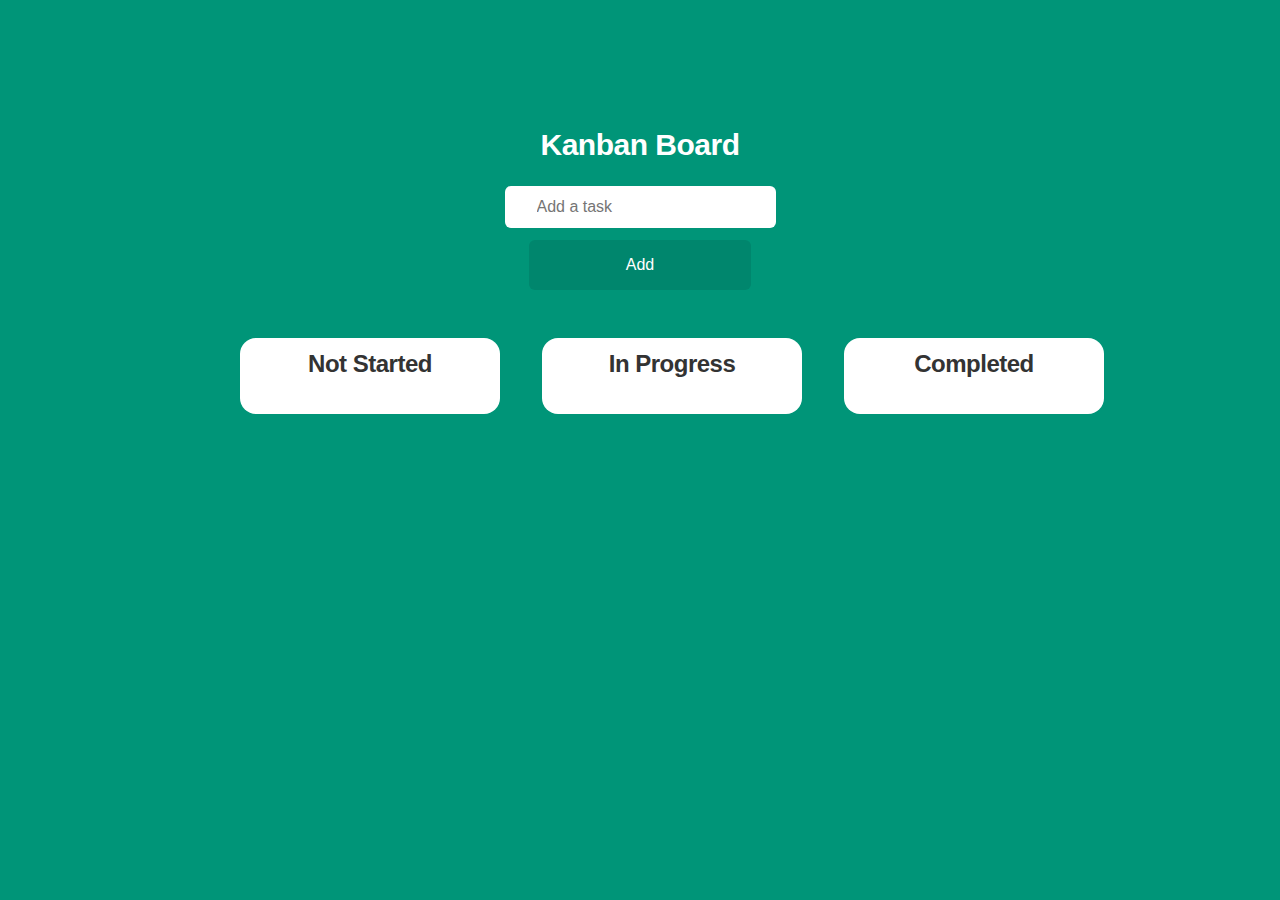
<file: Task-Level-2/index.html>
<!DOCTYPE html>
<html>
  <head>
    <meta name="viewport" content="width=device-width, initial-scale=1.0" />
    <title>Document</title>
    <link rel="stylesheet" href="style.css" />
  </head>
  <body>
    <div class="container">
      <div class="header">
        <h1 class="title">Kanban Board</h1>
        <input type="text" class="input" placeholder="Add a task" />
        <button class="btn">Add</button>
      </div>
      <div class="grid-3-cols">
        <div class="box">
          <h1>Not Started</h1>
        </div>
        <div class="box">
          <h1>In Progress</h1>
        </div>
        <div class="box">
          <h1>Completed</h1>
        </div>
      </div>
    </div>
    <script src="script.js"></script>
  </body>
</html>
</file>
<file: Task-Level-1/style.css>
/*
SPACING SYSTEM (px)
2 / 4 / 8 / 12 / 16 / 24 / 32 / 48 / 64 / 80 / 96 / 128

FONT SIZE SYSTEM (px)
10 / 12 / 14 / 16 / 18 / 20 / 24 / 30 / 36 / 44 / 52 / 62 / 74 / 86 / 98
*/

/* 
  Main color : 
  Grey color : 
  All colors : 
  #182D60
  #ECF1F2
  #BF5857
  #3D9DE1
  #8C9EBE
  #DDAF55
  #D29A9B
  #ECC5A4
  #BCC6D1









    display: flex;
    justify-content: space-between;
    align-items: center;
    background-color: #fdf2e9;
    height: 9.6rem;
    padding: 0 4.8rem;
    position: relative;


    list-style: none;
    display: flex;
    align-items: center;
    gap: 4.8rem;

    display: inline-block;
    text-decoration: none;
    color: #333;
    font-weight: 500;
    font-size: 1.8rem;


*/


html{
    font-size: 62.5%;
    overflow-x: hidden;
}

* {
    margin: 0;
    padding: 0;
    box-sizing: border-box;
  }
  
  /* ------------------------ */
  /* GENERAL STYLES */
  /* ------------------------ */
body {
    font-family:'Inter', sans-serif;
    position: relative;
    line-height: 1;
    font-weight: 400;
    color: #555;
    overflow-x: hidden;
}
/* .container {
    max-width:133.6rem;
    margin: 0 auto;
} */
.btn:link,
.btn:visited{
    background-color: #ff3e66;
    color: #fff;
    text-decoration: none;
    font-weight: bold;
    border-radius: 100px;
    margin-bottom: 1.2rem;
}
a:link , a:visited{
    text-decoration: none;
    color: #343a40;
}

.btn-start{
    font-size: 1.8rem;
    padding: 1.6rem 3.2rem;
    display: inline-block;
}
.btn-start:hover , .btn-start:active{
    background-color: #bc4b4b;
}
.btn-menu-start{
    display: none;
    width: 2.2rem;
    height: 2.2rem;
}
.header{
    display: flex;
    justify-content: space-between;
    align-items: center;
    background-color: #ECF1F2;
    height: 9.6rem;
    padding: 0 6.4rem;
    position: relative;
}
.logo{
    height: 2.4rem;
    float: left;
    margin-right: 12.8rem;
}
.main-nav-link:link,
.main-nav-link:visited{
    display: inline-block;
    text-decoration: none;
    color: #333;
    font-weight: 500;
    font-size: 1.8rem;
    display: flex;
    gap: 0.4rem;
}
.main-nav-list{
    list-style: none;
    display: flex;
    align-items: center;
    gap: 5.8rem;
}
.arrow-down{
    width: 1.6rem;
}
.main-contant{
    background-color: #ECF1F2;
}
.hero{
    max-width: 130rem;
    margin: 0 auto;
    padding: 0 3.2rem;
    display: grid;
    grid-template-columns: 1fr 1.5fr;
    column-gap: 13.6rem;
    align-items: center;
}
.hero-img{
    overflow: hidden;
}
.main-information{
    position: relative;
}
input{
    padding: 1.6rem 8.5rem;
    border-radius: 3rem;
    border-left: #ff3e66 4px solid;
    box-shadow: 0 0 10px;
    margin: 2.4rem 0;
}
.mail-icon{
    width: 1.8rem;
    position: absolute;
    left: 2.8rem;
    bottom: 7.8rem;
}
.arrow-right{
    width: 2rem;
    position: absolute;
    right: 11.5rem;
    bottom: 7.8rem;
    fill: #ff4267;
    stroke: #ff4267;

}

.title{
    font-size:5.2rem ;
    color: #000;
    letter-spacing: -0.5px;
    margin-bottom: 2.2rem;
}
.des{
    font-size: 1.8rem;
    color: #000;
    margin-bottom: 1.2rem;
}
.delivered-imgs{
    display: flex;
    align-items: center;
}
.delivered-imgs img{
    height: 3.8rem;
    width: 3.8rem;
    border-radius: 50%;
    margin-right: -1.6rem;
    border: 0.3rem solid #fdf2e9;
}
.feedback{
    margin-left: 3.8rem;
    font-size: 1.2rem;
}
.feedback h3{
    color: #000;
    font-weight: 700;
    font-size: 1.6rem;
    margin-bottom: 0.2rem;
}
.props-sec{
    background-color: #fff;
    max-width: 133rem;
    margin: 0 auto;
    padding: 4.5rem;
}
.props-heading{
    font-size: 3.2rem;
    font-weight: bold;
    letter-spacing: -0.5px;
    color: #000;
    margin-bottom: 1.8rem;
}
.text-props{
    font-size: 1.8rem;
    margin-bottom: 3.6rem;
}
.btn-baf:link,
.btn-baf:visited{
    color: #000;
    background-color: #fff;
    border: #eef1f6 0.2rem solid;
    padding: 1.6rem 4.2rem;
    text-decoration: none;
    font-weight: bold;
    margin-bottom: 2.2rem;
    font-size: 1.2rem;
}
.flex-space-between{
    display: flex;
    align-items: center;
    justify-content: space-between;
}
.cols-3-rows-2{
    display: grid;
    grid-template-columns: 1fr 1fr 1fr;
    grid-template-rows: 1fr 1fr;
    gap: 2.4rem;
    margin-bottom: 6.4rem;
}
.box{
    border: #ECF1F2 0.2rem solid;
}
.box-inside{
    margin: 24px;
}
.box-inside p {
    color: #78787d;
    font-size: 1.2rem;
    margin: 1.2rem 0;
}
.box-inside h4{
    font-size: 1.6rem;
    font-weight: bold;
    color: #000;
}
.icon-1{
    max-width: 4.8rem;
    /* background-color: #07b2b2;*/
    border-radius: 50%; 
    padding: 1.2rem 1.2rem;
    margin-bottom: 1.2rem;
}
.light{
    background-color: #2facfc;
}
.house{
    background-color: #ea4d89;
}
.link{
    background-color: #387aff;
}
.bell{
    background-color: #f67842;
}
.setting{
    background-color: #6b88f7;
}
.close{
    background-color: #3bb094;
}

.thumb-sec{
    max-width: 130rem;
    margin: 0 auto;
    display: grid;
    grid-template-columns: 0.5fr 1fr;
    gap: 4.8rem;
    background-color: #f0f1f7;
    align-items: center;
}
.thumb-details h2{
    font-weight: bold;
    font-size: 5.8rem;
    letter-spacing: -0.5px;
    margin-bottom: 1.2rem;
}
.impression{
    margin-bottom: 8rem;
}
.head-box{
    display: flex;
    align-items: center;
    gap: 1.2rem;
    position: relative;
}
.head-box img{
    position: absolute;
    left: -3rem;
    bottom: 0.8rem;
}
.head-box h4{
    margin-bottom: 1.2rem;
}
.space{
    margin-bottom: 2.4rem;
}
.space p {
    font-size: 1.2rem;
    line-height: 1.4;
}
.check-boxes{

}
.cols-2{
    display: grid;
    grid-template-columns: 1fr 1fr;
    gap: 3.2rem;
}
.marketing{
    color: #ff3e66;
    font-size: 1.8rem;
    margin-bottom:1.8rem ;
}

.dark-blue-sec{
    background-color: #0e1133;
    padding: 3.8rem 0 7.6rem 0;;
    color: #ffffff;
}
.dark-blue-div{
    max-width: 133rem;
    margin: 0 auto;
}
.title-dark-blue-sec{
    text-align: center;
    font-size: 1.8rem;
}
.title-dark-blue-sec h2{
    font-size: 4.8rem;
    font-weight: bold;
}
.title-dark-blue-sec p {
    margin-bottom: 2.4rem;
}
.inside-list-red::before{
    content: "";
    display: inline-block;
    position: absolute;
    width: 1.2rem;
    height: 1.2rem;
    background-color: #ff3e66;
    border-radius: 50%;
    left: 1.4rem;
    box-shadow: 0 0 10px #ff3e66;
}
.inside-list-blue::before{
    content: "";
    display: inline-block;
    position: absolute;
    width: 1.2rem;
    height: 1.2rem;
    background-color: #2eacfc;
    border-radius: 50%;
    left: 1.4rem;
    box-shadow: 0 0 10px #2eacfc;
}
.inside-list-green::before{
    content: "";
    display: inline-block;
    position: absolute;
    width: 1.2rem;
    height: 1.2rem;
    background-color: #33c956;
    border-radius: 50%;
    left: 1.4rem;
    box-shadow: 0 0 10px #33c956;
}
.text-features-thumb{
    margin-top: 1.2rem;
    color: #eef1f6;
}
.title-dark-blue-sec h2{
    margin-bottom: 1.6rem;
}
.cols-2-row-1{
    display: grid;
    grid-template-columns: 1fr 1fr;
    gap: 4.8rem;
    align-items: center;
}
.features-thumb-img{
    padding: 0 5rem;
}
.features-thumb-list{
    display: grid;
    grid-template-rows: repeat(3,12.8rem);
    row-gap: 1.6rem;
    justify-content: center;
    align-items: center;
}
.features-thumb-list h3{
    font-size: 1.6rem;
}
.inside-list{
    position: relative;
    padding: 3.2rem;
    border: #1b1e34 1px solid;
}

.flex p {
    position: absolute;
    left: 0.8rem;
}

.video-thumb-sec{
    /* margin-top: 128px; */
    max-width: 133rem;
    margin: 3rem auto;
    padding: 4.8rem;
}

.content-box{
    margin-bottom: 6.2rem;
}
.content-box h1{
    font-size: 4.8rem;
    font-weight: bold;
    letter-spacing: -1px;
    margin-bottom: 1.2rem;
    color: #000;
}
.content-box p{
    font-size: 1.6rem;
}
.cols-4{
    text-align: center;
    justify-content: center;
    display: grid;
    gap: 2.2rem;
    grid-template-columns: repeat(4,1fr);
    margin-bottom: 12.8rem;
}
.box-3-element{
    box-shadow: 12px 6px 17px rgb(0,0,0,0.2);
    padding: 2.4rem 0;
}
.box-3-element h2{
    color: #000;
    font-size: 2rem;
}
.cols-2-video{
    display: grid;
    grid-template-columns: 2fr 1fr;
}
.video-text{
    display: flex;
    justify-content: space-between;
    gap: 32rem;
    margin-top: 3.4rem;
    margin-left: 4.6rem;
    margin-right: 4rem;
}
.video-title{
    color: #000;
    margin-bottom: 1.2rem;
}
.video-flex-arrow{
    display: flex;
    gap: 0.2rem;
    margin-bottom: 4.5rem;
}
.video-arrow{
    border: #e3e8f5d1 0.3rem solid;
    border-radius: 50%;
    margin-right: 0.6rem;
    display: inline-block;
    padding: 1.5rem;
}
.video-text h2{
    font-size: 3.2rem;
    letter-spacing: -0.5px;
}
.video-text p{
    font-size: 1.8rem;
    line-height: 1.5;
    margin-bottom: 4.5rem;
}
.ds-block-video{
    display: none;
}
.btn-video:link, .btn-video:visited{
    padding: 1.6rem 3.2rem;
    font-size: 1.2rem;
    background-color: #fff;
    border: #d2d2d2 1px solid;
    color: #333;
}


.Download-our-app-sec{
    padding: 9.6rem 0 9.6rem 0;
    background-color: #eef1f6;
}
.dowload-our-app{
    max-width: 133rem;
    margin: 0 auto;
}
.doa-red{
    color: #ff3e66;
    font-size: 1.2rem;
    margin-bottom: 1.2rem;
}
.doa-title{
    color: #000;
    font-size: 3.6rem;
    line-height: 1.3;
    letter-spacing: -0.5px;
    margin-bottom: 1.2rem;
}
.doa-des{
    font-size: 1.4rem;
    line-height: 1.4;
    margin-bottom: 2.4rem;
}
.borders-android-apple{
    display: flex;
    gap: 1.2rem;
}
.apple-border{
    display: flex;
    background-color: #0e1133;
    color: #fff;
    padding: 1.2rem 2.4rem;
    border-radius: 1.2rem;
    align-items: center;
    gap: 0.8rem;
    font-size: 1.2rem;
    line-height: 1.2;
}
.apple-icon{
    fill: #fff;
}
.android-border{
    display: flex;
    background-color: #0e1133;
    color: #fff;
    padding: 1.2rem 2.4rem;
    border-radius: 1.2rem;
    align-items: center;
    gap: 0.8rem;
    background-color: #fff;
    color: #000;
    font-size: 1.2rem;
    line-height: 1.2;
    border: #0e1133 0.2rem solid;
}
.android-border strong{
    font-size:1.8rem ;
}
.apple-border strong{
    font-size:1.8rem ;
}
.pricing-sec{
    max-width: 130rem;
    margin: 8rem auto;
}
.pricing-title{
    text-align: center;
    font-size: 3.6rem;
    color: #000;
    margin-bottom: 1.6rem;
    letter-spacing: -0.5px;
}
.pricing-des{
    text-align: center;
    font-size: 1.4rem;
    margin-bottom: 4.8rem;
}
/* .Pricing-yearly{
    display: flex;
    justify-content: center;
} */
.Pricing-yearly {
    display: inline-block;
    margin-bottom: 2.4rem;
    font-size: 1.2rem;
    font-weight: 500;
    border: #eef1f6 2px solid;
    border-radius: 100rem;
    padding: 1rem 0.4rem;
    margin-left: 55rem;
    
}
.Pricing-yearly a{
    /* display: inline-block; */
}
.Pricing-monthly-pink:link,
.Pricing-monthly-pink:visited
{
    padding: 0.6rem 2rem;
    border-radius: 100rem;
    color: #fff;
    background-color: #ff3e66;
}
.Pricing-monthly-white:link,
.Pricing-monthly-white:visited{
    padding: 0.6rem 2rem;
}
.pricing-cols-3{
    display: grid;
    grid-template-columns: repeat(3,1fr);
    gap: 2.4rem;
    font-size: 1.2rem;
}
.pricing-box-1{
    border: #eef1f6 2px solid ;
    border-radius: 8px;
    padding: 6.4rem 3.2rem;
    padding-left: 7rem;    
    position: relative;
}

.pricing-box-1 h3{
    color: #000;
    font-size: 1.4rem;
    margin-bottom: 2.2rem;
}
.pricing-flex-text{
    display: flex;
    margin-bottom: 1.6rem;
}
.pricing-flex-text h2{
    color: #000;
    font-size: 2.6rem;
    margin-left: 0.2rem;
    margin-bottom: -4px;
}
.pricing-flex-text h4{
    align-self: start;
    color: #000;
    font-size: 1.4rem;
}
.pricing-flex-text p{
    font-size: 1rem;
    align-self: end;
}
.pricing-border-bottom{
    padding-bottom: 1.8rem;
    border-bottom: #eef1f6 1px solid;
}
.pricing-list{
    margin-top: 3.2rem;
}
.pricing-list li{
    color: #303350;
    margin-bottom: 1rem;
    list-style: none;
}
.pricing-list ul{
    margin-bottom: 4.2rem;
}
.btn-pricing-plan:link ,
.btn-pricing-plan:visited{
    background-color: #fff;
    color: #303350;
    padding: 1.2rem 2.4rem;
    border: #e5e9f0 2px solid;
}
.btn-pink:link,
.btn-pink:visited{
    background-color: #ff3e66;
    color: #fff;
    border: none;
    
}
.pricing-box-pink{
    border-top: #ff3e66 3px solid;
    box-shadow: rgba(0, 0, 0, 0.2) 0px 4px 16px;
}
.pricing-blue-bg{
    position: absolute;
    background-color: #2a6df5;
    font-weight: 500;
    font-size: 1.2rem;
    color: #fff;
    padding: 0.8rem 1.6rem;
    border-bottom-left-radius: 10rem;
    border-top-left-radius: 10rem;
    right: 0;
    top: 3.6rem;
}
.chack{
    max-width: 1.6rem;
    margin-right: 0.8rem;
}
.chack-icon-blue{
    fill: #6e9bf8;
    background-color: #eef4fe;
    border-radius: 50%;
}
.chack-icon-green{
    fill: #69d391;
    background-color: #effaf3;
    border-radius: 50%;
}

.background-blue-sec{
    max-width: 130rem;
    margin: 0 auto;
    color: #fff;
    font-size: 1.2rem;
    /* background-image: url("../TaskLvl1/img/bg-blue.jpeg");
    background-repeat: no-repeat; */
    /* 18rem 13.2rem */
}
.background-blue{
    position: absolute;
    z-index: -1;
}
.bg-blue-cols-2{
    display: grid;
    grid-template-columns: 1fr 2fr;
    align-items: center;
    justify-content: center;
    max-width: 117rem;
    height: 44rem;
    gap: 2.4rem;
    position: relative;
    /* padding: 10rem 5rem; */
    align-items: center;
    justify-items: end;
}
.bg-blue-img-side{
    margin: 0 auto;
}
.bg-blue-man{
    width: 14rem;
    height: 13rem;
    border-radius: 50%;
}
.bg-blue-starts{
    display: flex;
    justify-content: center;
    gap: 0.2rem;
    margin-top: 2.2rem;
    margin-bottom: 1.2rem;
}
.bg-blue-reviews{
    text-align: center;
    color: #e3e8f5cb;
}
.star-icon{
    width: 2.2rem;
    fill: #ffb848;
    stroke: #ffb848;
}
.bg-blue-text-side{
    justify-self: normal;
}
.bg-blue-text-white{
    font-size: 1.8rem;
    font-weight: 500;
    line-height: 1.8;
    margin-bottom: 2.4rem;
}
.bg-blue-name{
    font-size: 1.6rem;
    font-weight: 700;
}
.bg-blue-dev{
    color: #e3e8f5cb;
}
.bg-blue-arrow{
    border: #e3e8f565 2px solid;
    border-radius: 50%;
    margin-right: 0.6rem;
    display: inline-block;
    padding: 1.2rem;
    font-size: 2.2rem;
}
.bg-blue-flex{
    display: flex;
    align-items: center;
    gap: 42rem;
}
.sponsers-sec{
    max-width: 133rem;
    margin: 0 auto;
    font-size: 1.2rem;
}
.sponsers-title{
    text-align: center;
    font-size: 3.6rem;
    color: #000;
    letter-spacing: -0.5px;
    margin-bottom: 1.2rem;
    line-height: 1.4;
    margin-top: 8rem;
}
.sponsers-des{
    text-align:center;
    font-size: 1.8rem;
    margin-bottom: 2.4rem;
}

.sponsers-logo-cols-6{
    display: flex;
    gap: 3.2rem;
    align-items: center;
    justify-content: center;
    margin-bottom: 3.2rem;
    
}
.sponsers-logo-cols-6 img{
    /* margin-right: 3.6rem */
    box-shadow:rgb(0 0 0 / 26%) 0 1rem 2.6rem;
    padding: 2.8rem;
}
.sponsers-logo-cols-4{
    display: flex;
    gap: 5.2rem;
    align-items: center;
    justify-content: center;
    margin-bottom: 4.8rem;
}
.sponsers-logo-cols-4 img{
    box-shadow:rgb(0 0 0 / 26%) 0 1rem 2.6rem;
    padding: 2.8rem;
}

.last-sec{
    background-color: #eef1f6;
    font-size: 1.2rem;
}
.last-cols-4{
    max-width: 130rem;
    margin: 0 auto;
    padding: 7.4rem 0;
    display: grid;
    grid-template-columns: repeat(4,1fr);
    gap: 10rem;
    align-items: start;
}
.last-appie-logo{
    margin-bottom: 2.4rem;
}
.last-appie-para{
    line-height: 1.4;
    font-weight: 500;
    margin-bottom: 1.2rem;
}
.last-read-more{
    color: #000;
    font-weight: 700;
    margin-bottom: 2.4rem;
}

.last-logos-boxes{

}
.last-logos{
    width: 3.5rem;
    height: 3.5rem;
    margin-right: 1.2rem;
    background-color: #fff;
    padding: 0.8rem;
    border-radius: 0.8rem;
}
.last-company-title{
    color: #000;
    font-size: 1.6rem;
    font-weight: 700;
    margin-bottom: 1.8rem;
}
.last-company-contact li{
    margin-bottom: 1.2rem;
    list-style: none;
    font-size: 1.4rem;
}
.last-touch-title{
    color: #000;
    font-size: 1.6rem;
    font-weight: 700;
    margin-bottom: 1.8rem;
}
.last-touch li{
    margin-bottom: 1.2rem;
    list-style: none;
    font-size: 1.4rem;
}
.last-touch-icons{
    width: 2.2rem;
    height: 3.2rem;
    stroke: #74a0f8;
    margin-right: 0.6rem;
    
}
.last-touch-icons svg{
    margin-top: 1rem;
}

.borders-android-apple-footer{
    max-width: 130rem;
    margin: 0 auto;
    display: flex;
    color: #000;
    justify-content: space-between;
    align-items: center;
}
.apple-android-footer{
    display: flex;
    gap: 2.4rem;
}
.apple-border-footer{
    display: flex;
    align-items: center;
    font-size: 1.6rem;
    font-weight: 500;
    background-color: #fff;
    padding: 1.2rem 2.4rem;
    border-radius: 1.2rem;
    max-width: 25rem;
    text-align: center;
}
.apple-icon-footer{
    width: 1.8rem;
    margin-right: 1.2rem;
}
.android-border-footer{
    border: #dee1e5 2px solid ;
    display: flex;
    align-items: center;
    font-size: 1.6rem;
    font-weight: 500;
    background-color: #eef1f6;
    padding: 1.2rem 2.4rem;
    border-radius: 1.2rem;
}
.android-icon-footer{
    width: 1.8rem;
    margin-right: 1.2rem;
}
.footer-copyright{
    font-size: 1.4rem;
}
</file>
<file: Task-Level-1/queries.css>
/* In queries we use em insted of rem 
    1rem = 1em = 16px
*/
 @media (max-width: 34em) {
    html {
        /* 9px / 16px  */
        font-size: 56.25%;
      }
    
    .hero{
        /* background-color: orangered; */
        padding-top: 4.2rem;
        grid-template-columns: 1fr;
    }
    .btn-menu-start{
        display: block;
    }
    .btn-start:link,
    .btn-start:visited {
        margin-bottom: 0;
    }
    .btns-start{
        display: flex;
        gap: 3.2rem;
        align-items: center;
    }
    .arrow-right{
        right: 15.5rem;
    }
    .title{
        font-size: 3.2rem;
        line-height: 1.2;
    }
    .main-nav-link:link,
    .main-nav-link:visited{
        display: none;
    }
    .cols-3-rows-2{
        grid-template-columns: 1fr;
    }
    .marketing{
        text-align: center;
        font-weight: 500;
        padding-top: 2.2rem;
    }
    .thumb-details{
        padding: 1.2rem;
    }
    .thumb-details h2{
        text-align: center;
        font-size: 3.8rem;
    }
    .space p{
        text-align: center;
    }
    .cols-2{
        grid-template-columns: 1fr;
        gap: 0;
    }
    .impression{
        margin-bottom: 3rem;
    }
    .head-box h4 {
        margin-bottom: 0.6rem;
        font-size: 1.4rem;
    }
    .check-boxes {
        text-align: start;
        padding-left: 4.2rem;
    }
    .check-boxes:last-child{
        padding-bottom: 1.8rem;
    }


  .btn,
  .btn:link,
  .btn:visited {
    padding: 1.4rem 1.6rem;

  }

  .hero {
    padding: 2.4rem 0 6.4rem 0;
  }

  .main-contant {
      padding: 0 3.2rem;
    }
    .hero-img {
        width: 60%;
        justify-self: right;
    }
    .props-sec{
        text-align: center;
    }
    .flex-space-between{
        display: block;
        margin: 4.2rem auto;
    }
  .cols-2-row-1 {
    display: block;
  }
  .cols-4{
    gap: 8rem;
    grid-template-columns: 1fr;
  }
  .thumb-sec{
    display: block;
  }
  .thmub-img{
    display: none;
  }
  .content-box{
    text-align: center;
  }
  .cols-2-video{
    grid-template-columns: 1fr;
    gap: 2.2rem;
  }
  .full-width-video{
    width: 100%;
  }
  .video-flex-arrow, .ds-none-video{
    display: none;
  }
  .ds-block-video{
    display: block;
  }
  .video-text{
    display: block;
    margin: 3.4rem 0;
  }
  .dowload-our-app {
    max-width: 45em;
  }
  .pricing-cols-3{
    grid-template-columns: 1fr;
    margin: 3.2rem;
  }
  .Pricing-yearly{
    margin-left: 17.2rem;
    text-align: center;
  }
  .background-blue{
    display: none;
  }
  .bg-blue-cols-2{
    background-color: #2c6ff4;

    padding: 3.2rem;
    grid-template-columns: 1fr;
    gap: 2.4rem
  }
  .bg-blue-text-side{
    text-align: center;
  }
  .bg-blue-text-white{
    font-size: 1.4rem;
  }
  .bg-blue-arrow{
    display: none;
  }
  .bg-blue-flex{
    display: block;
    padding: 1.2rem;
  }
  .sponsers-logo-cols-6{
    display: grid;
    grid-template-columns: repeat(3,10rem);
    justify-items: stretch;
  }
  .sponsers-logo-cols-4{
    display: grid;
    grid-template-columns: repeat(3,10rem);
    justify-items: stretch;
    gap: 3.2rem;
  }
  .sponsers-logo-cols-4 img:last-child{
    grid-column: -3;
  }
  .last-cols-4 {
    grid-template-columns: 1fr;
    gap: 2.2rem;
    text-align: center;
  }
  .apple-android-footer {
    display: grid;
    grid-template-columns: 1fr 1fr;
 }
 .borders-android-apple-footer{
    display: block;
 }
 .footer-copyright{
    text-align: center;
    padding: 3.2rem;
 }
 }
 /*
SPACING SYSTEM (px)
2 / 4 / 8 / 12 / 16 / 24 / 32 / 48 / 64 / 80 / 96 / 128

FONT SIZE SYSTEM (px)
10 / 12 / 14 / 16 / 18 / 20 / 24 / 30 / 36 / 44 / 52 / 62 / 74 / 86 / 98
*/
</file>
<file: Task-Level-2/style.css>
* {
  margin: 0;
  padding: 0;
  box-sizing: border-box;
}
html {
  font-size: 62.5%;
}
/* ------------------------ */
/* GENERAL STYLES */
/* ------------------------ */
body {
  font-family: "Inter", sans-serif;
  color: #fff;
  background-color: #009578;
}
h1 {
  font-size: 2.4rem;
  margin-bottom: 2.4rem;
  letter-spacing: -0.5px;
}

input {
  font-size: 1.6rem;
  list-style: none;
  color: #333;
  margin-bottom: 1.2rem;
  background-color: #fff;
  border-radius: 0.6rem;
  /* border: none; */
}
.input {
  padding: 1.2rem 3.2rem;
  border: none;
}
.item {
  padding: 1rem;
  background-color: #009578;
  color: #fff;
  font-size: 1.6rem;
  list-style: none;
  margin-bottom: 1.2rem;
  border-radius: 0.6rem;
  border: none;
  cursor: move;
  position: relative;
}
button {
  display: inline-block;
  color: #fff;
  font-size: 1.6rem;
  font-weight: 500;
  text-decoration: none;
  background-color: #00866d;
  padding: 1.6rem 9.7rem;
  border-radius: 0.6rem;
  border: none;
  cursor: pointer;
}
button:hover,
button:active {
  background-color: #04a689;
}
.container {
  width: 80rem;
  margin: 12.8rem auto;
}
.header {
  display: flex;
  flex-direction: column;
  margin: 0 auto;
  align-items: center;
  margin-bottom: 4.8rem;
}
.title {
  font-size: 3rem;
  letter-spacing: -0.5px;
}
.grid-3-cols {
  display: grid;
  grid-template-columns: repeat(3, 1fr);
  gap: 4.2rem;

  /* align-items: center; */
  /* justify-items: center; */
}
.box {
  background-color: #fff;
  color: #333;
  text-align: center;
  padding: 1.2rem 2.4rem;
  border-radius: 1.6rem;
  width: 26rem;
}
.edit {
  font-size: 1.6rem;
  position: absolute;
  top: 5px;
  right: 25px;
  cursor: pointer;
}
.delete {
  font-size: 1.6rem;
  position: absolute;
  top: 5px;
  right: 5px;
  cursor: pointer;
}
li {
  display: flex;
  position: relative;
}
/*
SPACING SYSTEM (px)
2 / 4 / 8 / 12 / 16 / 24 / 32 / 48 / 64 / 80 / 96 / 128

FONT SIZE SYSTEM (px)
10 / 12 / 14 / 16 / 18 / 20 / 24 / 30 / 36 / 44 / 52 / 62 / 74 / 86 / 98
*/
</file>
